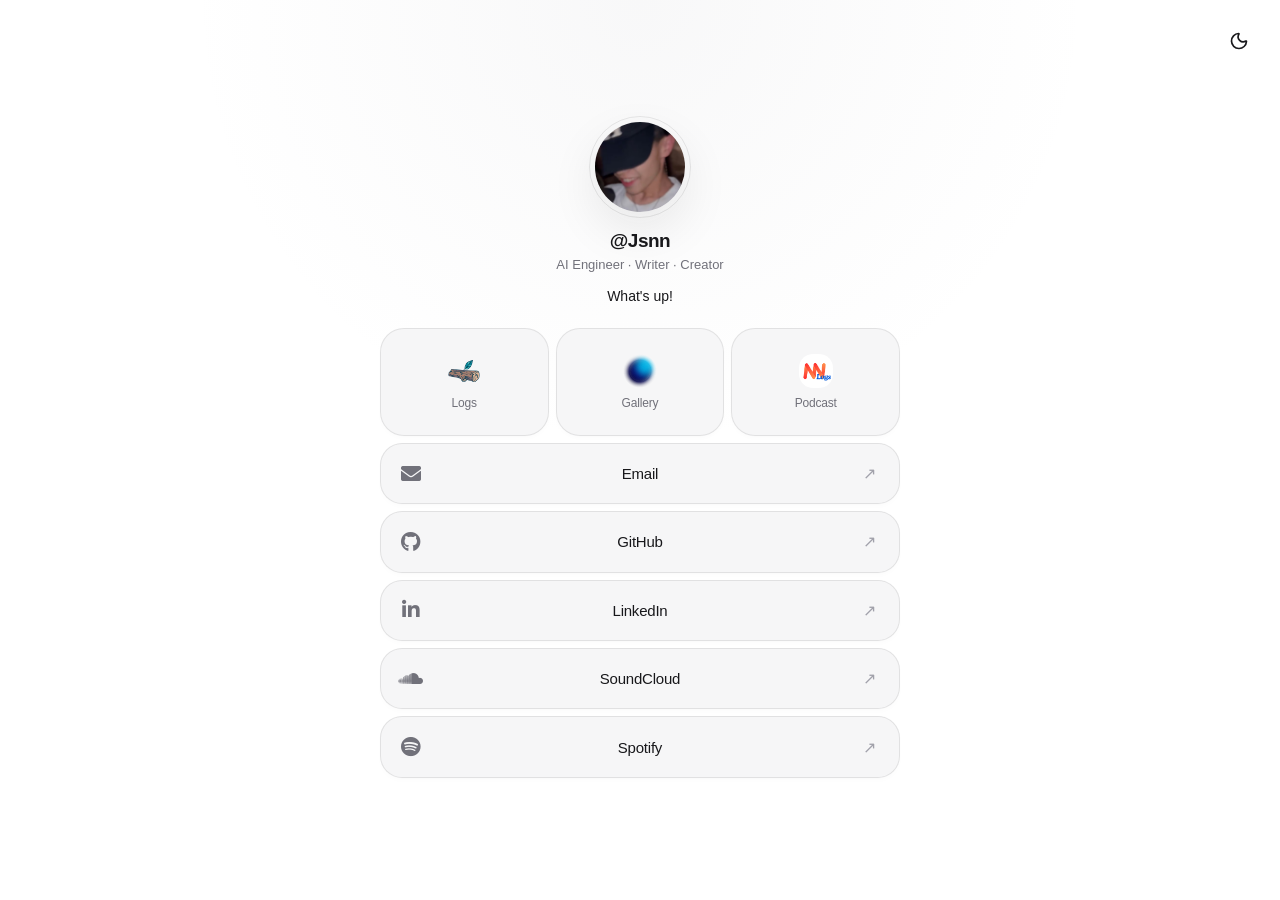
<file: index.html>
<!doctype html>
<html lang="zh-Hant">
  <head>
    <meta charset="UTF-8" />
    <meta name="viewport" content="width=device-width, initial-scale=1" />
    <meta name="theme-color" content="#ffffff" />
    <meta
      name="description"
      content="Jsnn — AI Engineer, writer, and creator. Find my writing, photography, music, and social links."
    />
    <meta name="keywords" content="Jason Lu, Jsnn, AI Engineer, blog, photography, podcast, music" />
    <meta name="author" content="Jason Lu" />

    <meta property="og:type" content="website" />
    <meta property="og:url" content="https://jsnnmsc.github.io/" />
    <meta property="og:title" content="Jsnn — Links &amp; Projects" />
    <meta property="og:description" content="AI Engineer, writer, and creator. Come see what I'm making." />
    <meta property="og:image" content="https://jsnnmsc.github.io/og.png" />
    <meta property="og:image:width" content="1200" />
    <meta property="og:image:height" content="630" />
    <meta name="twitter:card" content="summary_large_image" />
    <meta name="twitter:title" content="Jsnn — Links &amp; Projects" />
    <meta name="twitter:description" content="AI Engineer, writer, and creator. Come see what I'm making." />
    <meta name="twitter:image" content="https://jsnnmsc.github.io/og.png" />

    <title>Jsnn — Links &amp; Projects</title>
    <link rel="icon" href="Blog logo.png" type="image/png" />
    <link rel="stylesheet" href="https://use.fontawesome.com/releases/v5.8.1/css/all.css" />
    <link rel="stylesheet" href="style.css" />

    <script>
      (() => {
        const savedTheme = localStorage.getItem('theme');
        const prefersDark = window.matchMedia('(prefers-color-scheme: dark)').matches;
        if (savedTheme === 'dark' || (!savedTheme && prefersDark)) {
          document.documentElement.classList.add('dark');
        }
      })();
    </script>
  </head>

  <body>
    <a class="skip-link" href="#links">Skip to links</a>

    <button class="theme-toggle reveal" style="--delay: 40ms" type="button" aria-label="Switch to dark mode" data-theme-toggle>
      <svg class="theme-icon theme-icon--moon" aria-hidden="true" viewBox="0 0 24 24" fill="none" stroke="currentColor" stroke-width="2" stroke-linecap="round" stroke-linejoin="round">
        <path d="M20.985 12.486a9 9 0 1 1-9.473-9.472c.405-.022.617.46.402.803a6 6 0 0 0 8.268 8.268c.344-.215.825-.004.803.401"></path>
      </svg>
      <svg class="theme-icon theme-icon--sun" aria-hidden="true" viewBox="0 0 24 24" fill="none" stroke="currentColor" stroke-width="2" stroke-linecap="round" stroke-linejoin="round">
        <circle cx="12" cy="12" r="4"></circle>
        <path d="M12 2v2"></path>
        <path d="M12 20v2"></path>
        <path d="m4.93 4.93 1.41 1.41"></path>
        <path d="m17.66 17.66 1.41 1.41"></path>
        <path d="M2 12h2"></path>
        <path d="M20 12h2"></path>
        <path d="m6.34 17.66-1.41 1.41"></path>
        <path d="m19.07 4.93-1.41 1.41"></path>
      </svg>
    </button>

    <main class="profile-page">
      <header class="profile-header">
        <div class="avatar reveal" style="--delay: 80ms">
          <img src="avatar.jpeg" alt="Jsnn" width="112" height="112" />
        </div>

        <h1 class="username reveal" style="--delay: 140ms">@Jsnn</h1>
        <p class="role reveal" style="--delay: 160ms">AI Engineer · Writer · Creator</p>
        <p class="greeting reveal" style="--delay: 180ms">What's up!</p>
      </header>

      <nav id="links" class="links" aria-label="Jsnn's links">
        <div class="link-tiles">
          <a class="link link--tile reveal" style="--delay: 220ms" href="https://www.jsnnlogs.com/" target="_blank" rel="noopener noreferrer" aria-label="Jsnn's Logs">
            <span class="link-icon" aria-hidden="true"><img src="Blog logo.png" alt="" /></span>
            <span class="link-label">Logs</span>
          </a>

          <a class="link link--tile reveal" style="--delay: 250ms" href="https://gallery.jsnnlogs.com" target="_blank" rel="noopener noreferrer" aria-label="Jsnn's Gallery">
            <span class="link-icon" aria-hidden="true"><img src="Gallery logo.svg" alt="" /></span>
            <span class="link-label">Gallery</span>
          </a>

          <a class="link link--tile reveal" style="--delay: 280ms" href="https://open.spotify.com/show/6PC6JOdq05NxBNIUJz0nBE?si=cbfd5ce1fefa4b1d" target="_blank" rel="noopener noreferrer" aria-label="Jsnn's Logs Podcast">
            <span class="link-icon" aria-hidden="true"><img class="link-icon__rounded" src="Podcast logo.png" alt="" /></span>
            <span class="link-label">Podcast</span>
          </a>
        </div>

        <a class="link reveal" style="--delay: 320ms" href="mailto:jsnnmsc0421@gmail.com">
          <span class="link-icon" aria-hidden="true"><i class="fas fa-envelope"></i></span>
          <span class="link-label">Email</span>
          <span class="link-arrow" aria-hidden="true">↗</span>
        </a>

        <a class="link reveal" style="--delay: 350ms" href="https://github.com/Jsnnmsc" target="_blank" rel="noopener noreferrer">
          <span class="link-icon" aria-hidden="true"><i class="fab fa-github"></i></span>
          <span class="link-label">GitHub</span>
          <span class="link-arrow" aria-hidden="true">↗</span>
        </a>

        <a class="link reveal" style="--delay: 380ms" href="https://www.linkedin.com/in/po-hsun-lu/" target="_blank" rel="noopener noreferrer">
          <span class="link-icon" aria-hidden="true"><i class="fab fa-linkedin-in"></i></span>
          <span class="link-label">LinkedIn</span>
          <span class="link-arrow" aria-hidden="true">↗</span>
        </a>

        <a class="link reveal" style="--delay: 410ms" href="https://on.soundcloud.com/S15JAb8P4PPSkVmFen" target="_blank" rel="noopener noreferrer">
          <span class="link-icon" aria-hidden="true"><i class="fab fa-soundcloud"></i></span>
          <span class="link-label">SoundCloud</span>
          <span class="link-arrow" aria-hidden="true">↗</span>
        </a>

        <a class="link reveal" style="--delay: 440ms" href="https://open.spotify.com/artist/3pf1uPqcPs9QVx8oL1crbI?si=jxy9AwVZTsOKog3gA6HJ9g" target="_blank" rel="noopener noreferrer">
          <span class="link-icon" aria-hidden="true"><i class="fab fa-spotify"></i></span>
          <span class="link-label">Spotify</span>
          <span class="link-arrow" aria-hidden="true">↗</span>
        </a>
      </nav>

    </main>

    <script src="script.js"></script>
  </body>
</html>
</file>
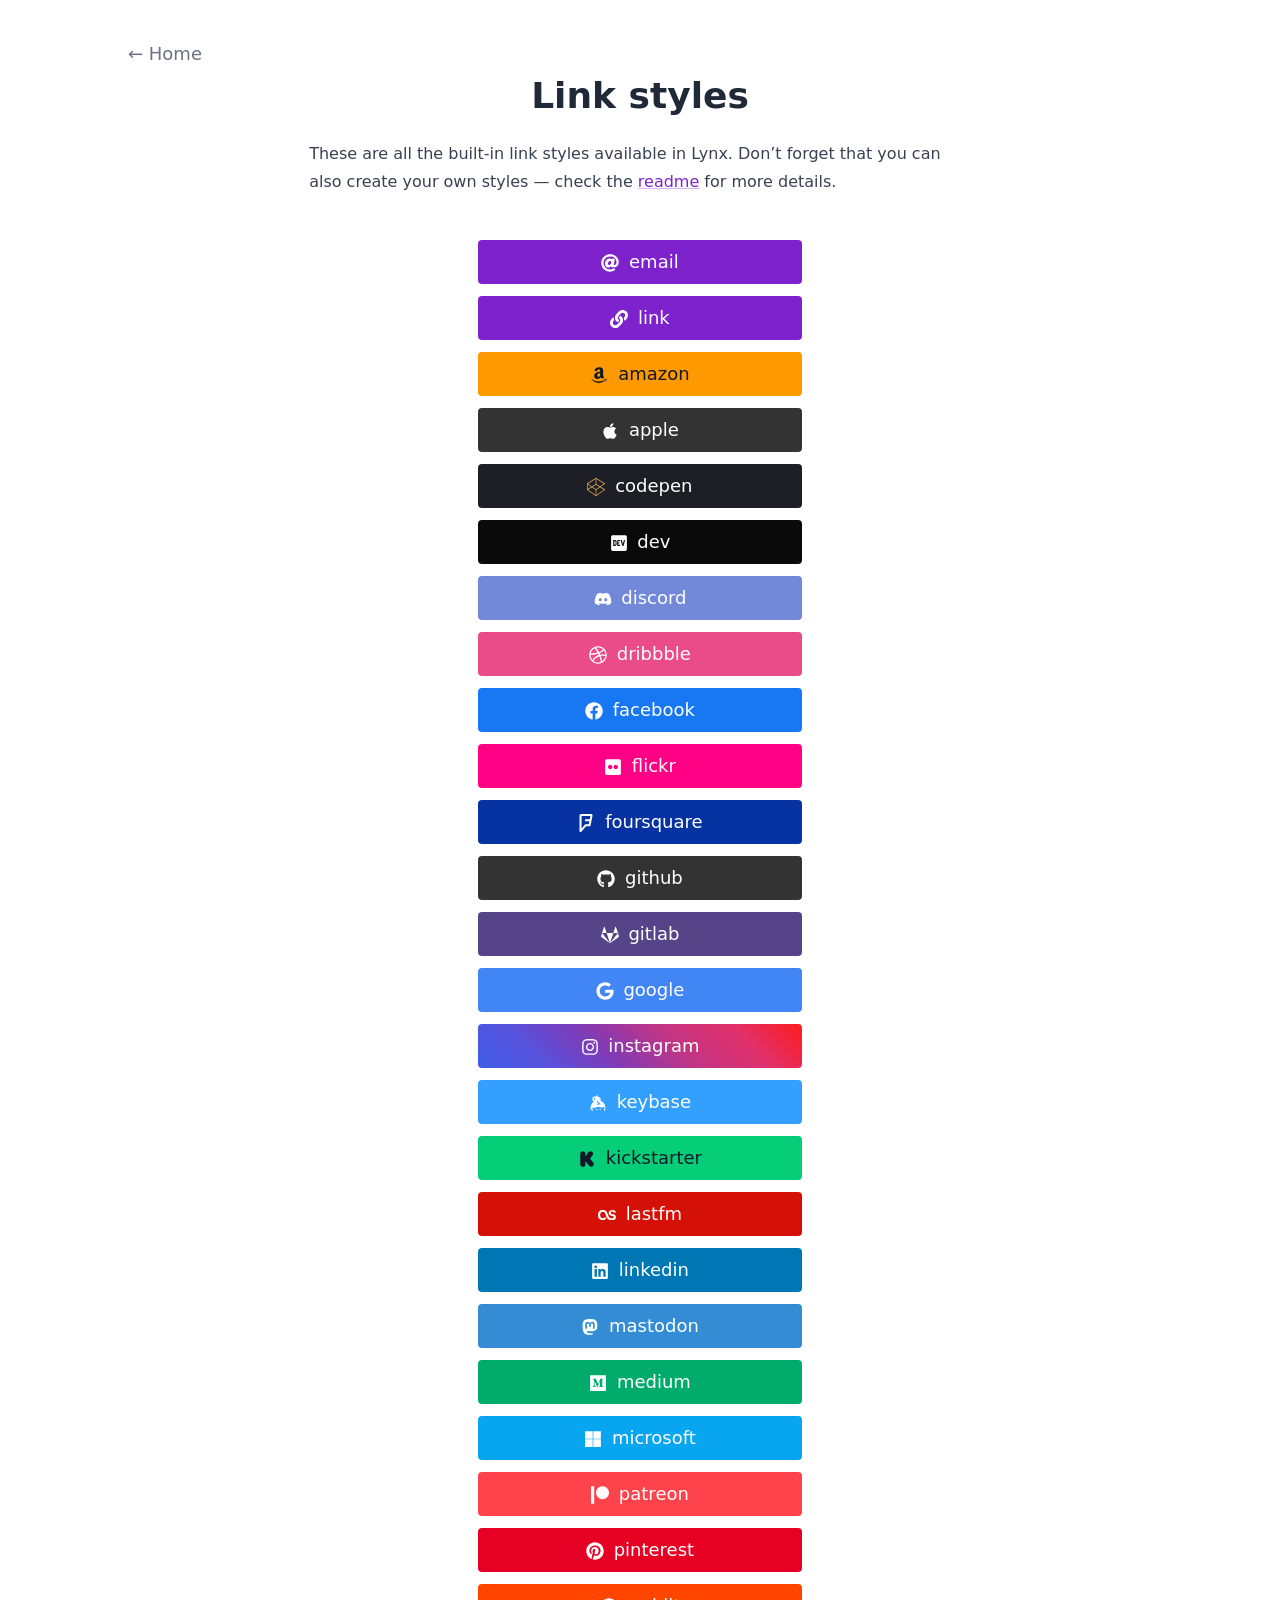
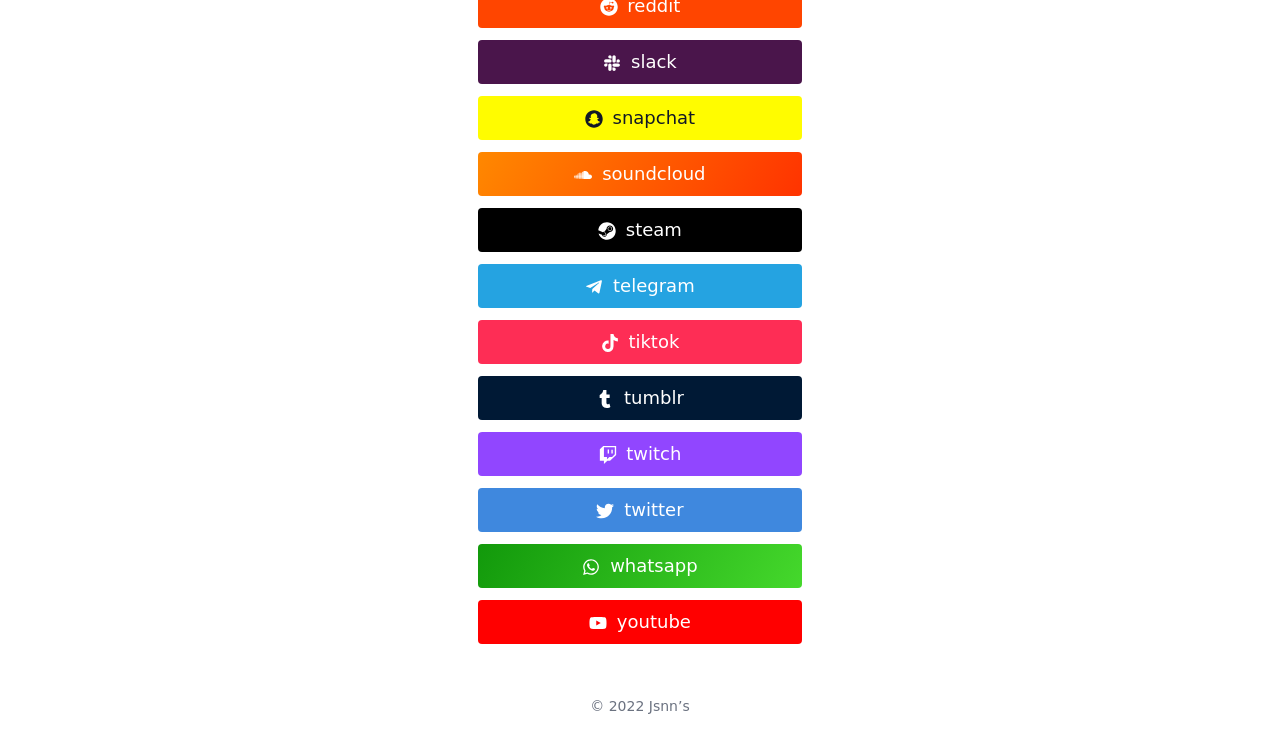
<file: styles/index.html>
<!DOCTYPE html>
<html lang="en"><head>
  <meta charset="utf-8" />
  
  <meta name="viewport" content="width=device-width, initial-scale=1.0" />
  <meta http-equiv="X-UA-Compatible" content="ie=edge" />
  
  <title>Link styles &middot; Jsnn&#39;s links</title>
    <meta name="title" content="Link styles &middot; Jsnn&#39;s links" />
  
  <meta name="description" content="" />
  
  
  
  <link rel="canonical" href="/styles/" />
  
  
  
  
  
  
    
  
  
  <link
    type="text/css"
    rel="stylesheet"
    href="/css/main.bundle.min.eeb77531419e34d17a179194a063a251736d21f72d7293074d37e03ac8dd0be0507a5af5a1852d9d059805600fa8912e63b6e78a5605f7c4182665c09af833ea.css"
    integrity="sha512-7rd1MUGeNNF6F5GUoGOiUXNtIfctcpMHTTfgOsjdC&#43;BQelr1oYUtnQWYBWAPqJEuY7bnilYF98QYJmXAmvgz6g=="
  />
  
  
    <link rel="apple-touch-icon" sizes="180x180" href="/apple-touch-icon.png" />
    <link rel="icon" type="image/png" sizes="32x32" href="/favicon-32x32.png" />
    <link rel="icon" type="image/png" sizes="16x16" href="/favicon-16x16.png" />
    <link rel="manifest" href="/site.webmanifest" />
  
  
  
  
  
  
  
  <meta property="og:title" content="Link styles" />
<meta property="og:description" content="These are all the built-in link styles available in Lynx. Don&rsquo;t forget that you can also create your own styles &mdash; check the readme for more details. email link amazon apple codepen dev discord dribbble facebook flickr foursquare github gitlab google instagram keybase kickstarter lastfm linkedin mastodon medium microsoft patreon pinterest reddit slack snapchat soundcloud steam telegram tiktok tumblr twitch twitter whatsapp youtube " />
<meta property="og:type" content="article" />
<meta property="og:url" content="/styles/" /><meta property="article:section" content="" />




  <meta name="twitter:card" content="summary"/>
<meta name="twitter:title" content="Link styles"/>
<meta name="twitter:description" content="These are all the built-in link styles available in Lynx. Don&rsquo;t forget that you can also create your own styles &mdash; check the readme for more details. email link amazon apple codepen dev discord dribbble facebook flickr foursquare github gitlab google instagram keybase kickstarter lastfm linkedin mastodon medium microsoft patreon pinterest reddit slack snapchat soundcloud steam telegram tiktok tumblr twitch twitter whatsapp youtube "/>

  
  
    <meta name="generator" content="Hugo 0.101.0" />
  
  
  <meta name="author" content="Jsnn&#39;s" />
  
    
      <link href="https://github.com/Jsnnmsc" rel="me" />
    
      <link href="https://twitter.com/jsu1n" rel="me" />
    
      <link href="https://www.instagram.com/jsu1n_" rel="me" />
    
      <link href="https://steamcommunity.com/id/jsnnmsccccc/" rel="me" />
    
  
  
  
  
  


  
  
</head>
<body
    class="flex flex-col h-screen px-6 m-auto text-lg leading-7 bg-neutral text-neutral-900 sm:px-14 md:px-24 lg:px-32 dark:bg-neutral-800 dark:text-white max-w-7xl"
  >
    <main class="flex-grow">
  <article class="flex flex-col items-center justify-center mt-10">
    <nav class="place-self-start">
      <a href="/" class="text-neutral-500">&larr; Home</a>
    </nav>
    <header>
      <h1 class="mt-2 mb-6 text-4xl font-extrabold text-center text-neutral-800 dark:text-white">
        Link styles
      </h1>
    </header>
    <section class="prose dark:prose-invert">
      <p>These are all the built-in link styles available in Lynx. Don&rsquo;t forget that you can also create your own styles &mdash; check the <a href="https://github.com/jpanther/lynx/blob/stable/README.md">readme</a> for more details.
<br><br></p>
</section>
<section class="flex flex-col flex-wrap min-w-full mt-4 sm:min-w-0">
<a
  class="link link-email sm:px-24 min-w-full py-2 mb-3 text-lg rounded text-center"
  href="#"
  onclick="navigator.clipboard.writeText(&#34;email&#34;)"
>
  <span class="mr-1">

  <span class="relative inline-block align-text-bottom icon">
    <svg aria-hidden="true" focusable="false" data-prefix="fas" data-icon="at" class="svg-inline--fa fa-at fa-w-16" role="img" xmlns="http://www.w3.org/2000/svg" viewBox="0 0 512 512"><path fill="currentColor" d="M256 8C118.941 8 8 118.919 8 256c0 137.059 110.919 248 248 248 48.154 0 95.342-14.14 135.408-40.223 12.005-7.815 14.625-24.288 5.552-35.372l-10.177-12.433c-7.671-9.371-21.179-11.667-31.373-5.129C325.92 429.757 291.314 440 256 440c-101.458 0-184-82.542-184-184S154.542 72 256 72c100.139 0 184 57.619 184 160 0 38.786-21.093 79.742-58.17 83.693-17.349-.454-16.91-12.857-13.476-30.024l23.433-121.11C394.653 149.75 383.308 136 368.225 136h-44.981a13.518 13.518 0 0 0-13.432 11.993l-.01.092c-14.697-17.901-40.448-21.775-59.971-21.775-74.58 0-137.831 62.234-137.831 151.46 0 65.303 36.785 105.87 96 105.87 26.984 0 57.369-15.637 74.991-38.333 9.522 34.104 40.613 34.103 70.71 34.103C462.609 379.41 504 307.798 504 232 504 95.653 394.023 8 256 8zm-21.68 304.43c-22.249 0-36.07-15.623-36.07-40.771 0-44.993 30.779-72.729 58.63-72.729 22.292 0 35.601 15.241 35.601 40.77 0 45.061-33.875 72.73-58.161 72.73z"></path></svg>
  </span>

</span>
  email
</a>

<a
  class="link link-link sm:px-24 min-w-full py-2 mb-3 text-lg rounded text-center"
  href="#"
  onclick="navigator.clipboard.writeText(&#34;link&#34;)"
>
  <span class="mr-1">

  <span class="relative inline-block align-text-bottom icon">
    <svg aria-hidden="true" focusable="false" data-prefix="fas" data-icon="link" class="svg-inline--fa fa-link fa-w-16" role="img" xmlns="http://www.w3.org/2000/svg" viewBox="0 0 512 512"><path fill="currentColor" d="M326.612 185.391c59.747 59.809 58.927 155.698.36 214.59-.11.12-.24.25-.36.37l-67.2 67.2c-59.27 59.27-155.699 59.262-214.96 0-59.27-59.26-59.27-155.7 0-214.96l37.106-37.106c9.84-9.84 26.786-3.3 27.294 10.606.648 17.722 3.826 35.527 9.69 52.721 1.986 5.822.567 12.262-3.783 16.612l-13.087 13.087c-28.026 28.026-28.905 73.66-1.155 101.96 28.024 28.579 74.086 28.749 102.325.51l67.2-67.19c28.191-28.191 28.073-73.757 0-101.83-3.701-3.694-7.429-6.564-10.341-8.569a16.037 16.037 0 0 1-6.947-12.606c-.396-10.567 3.348-21.456 11.698-29.806l21.054-21.055c5.521-5.521 14.182-6.199 20.584-1.731a152.482 152.482 0 0 1 20.522 17.197zM467.547 44.449c-59.261-59.262-155.69-59.27-214.96 0l-67.2 67.2c-.12.12-.25.25-.36.37-58.566 58.892-59.387 154.781.36 214.59a152.454 152.454 0 0 0 20.521 17.196c6.402 4.468 15.064 3.789 20.584-1.731l21.054-21.055c8.35-8.35 12.094-19.239 11.698-29.806a16.037 16.037 0 0 0-6.947-12.606c-2.912-2.005-6.64-4.875-10.341-8.569-28.073-28.073-28.191-73.639 0-101.83l67.2-67.19c28.239-28.239 74.3-28.069 102.325.51 27.75 28.3 26.872 73.934-1.155 101.96l-13.087 13.087c-4.35 4.35-5.769 10.79-3.783 16.612 5.864 17.194 9.042 34.999 9.69 52.721.509 13.906 17.454 20.446 27.294 10.606l37.106-37.106c59.271-59.259 59.271-155.699.001-214.959z"></path></svg>
  </span>

</span>
  link
</a>

<a
  class="link link-amazon sm:px-24 min-w-full py-2 mb-3 text-lg rounded text-center"
  href="#"
  onclick="navigator.clipboard.writeText(&#34;amazon&#34;)"
>
  <span class="mr-1">

  <span class="relative inline-block align-text-bottom icon">
    <svg aria-hidden="true" focusable="false" data-prefix="fab" data-icon="amazon" class="svg-inline--fa fa-amazon fa-w-14" role="img" xmlns="http://www.w3.org/2000/svg" viewBox="0 0 448 512"><path fill="currentColor" d="M257.2 162.7c-48.7 1.8-169.5 15.5-169.5 117.5 0 109.5 138.3 114 183.5 43.2 6.5 10.2 35.4 37.5 45.3 46.8l56.8-56S341 288.9 341 261.4V114.3C341 89 316.5 32 228.7 32 140.7 32 94 87 94 136.3l73.5 6.8c16.3-49.5 54.2-49.5 54.2-49.5 40.7-.1 35.5 29.8 35.5 69.1zm0 86.8c0 80-84.2 68-84.2 17.2 0-47.2 50.5-56.7 84.2-57.8v40.6zm136 163.5c-7.7 10-70 67-174.5 67S34.2 408.5 9.7 379c-6.8-7.7 1-11.3 5.5-8.3C88.5 415.2 203 488.5 387.7 401c7.5-3.7 13.3 2 5.5 12zm39.8 2.2c-6.5 15.8-16 26.8-21.2 31-5.5 4.5-9.5 2.7-6.5-3.8s19.3-46.5 12.7-55c-6.5-8.3-37-4.3-48-3.2-10.8 1-13 2-14-.3-2.3-5.7 21.7-15.5 37.5-17.5 15.7-1.8 41-.8 46 5.7 3.7 5.1 0 27.1-6.5 43.1z"></path></svg>
  </span>

</span>
  amazon
</a>

<a
  class="link link-apple sm:px-24 min-w-full py-2 mb-3 text-lg rounded text-center"
  href="#"
  onclick="navigator.clipboard.writeText(&#34;apple&#34;)"
>
  <span class="mr-1">

  <span class="relative inline-block align-text-bottom icon">
    <svg aria-hidden="true" focusable="false" data-prefix="fab" data-icon="apple" class="svg-inline--fa fa-apple fa-w-12" role="img" xmlns="http://www.w3.org/2000/svg" viewBox="0 0 384 512"><path fill="currentColor" d="M318.7 268.7c-.2-36.7 16.4-64.4 50-84.8-18.8-26.9-47.2-41.7-84.7-44.6-35.5-2.8-74.3 20.7-88.5 20.7-15 0-49.4-19.7-76.4-19.7C63.3 141.2 4 184.8 4 273.5q0 39.3 14.4 81.2c12.8 36.7 59 126.7 107.2 125.2 25.2-.6 43-17.9 75.8-17.9 31.8 0 48.3 17.9 76.4 17.9 48.6-.7 90.4-82.5 102.6-119.3-65.2-30.7-61.7-90-61.7-91.9zm-56.6-164.2c27.3-32.4 24.8-61.9 24-72.5-24.1 1.4-52 16.4-67.9 34.9-17.5 19.8-27.8 44.3-25.6 71.9 26.1 2 49.9-11.4 69.5-34.3z"></path></svg>
  </span>

</span>
  apple
</a>

<a
  class="link link-codepen sm:px-24 min-w-full py-2 mb-3 text-lg rounded text-center"
  href="#"
  onclick="navigator.clipboard.writeText(&#34;codepen&#34;)"
>
  <span class="mr-1">

  <span class="relative inline-block align-text-bottom icon">
    <svg xmlns="http://www.w3.org/2000/svg" enable-background="new 0 0 24 24" viewBox="0 0 24 24"><path fill="#d8a353" d="m12 24c-.1 0-.2-.03-.286-.089l-11.5-8c-.138-.097-.219-.257-.214-.426s.096-.324.24-.412l11.5-7c.159-.097.36-.097.52 0l11.5 7c.145.088.235.243.24.412s-.076.329-.214.426l-11.5 8c-.086.059-.186.089-.286.089zm-10.584-8.472 10.584 7.363 10.584-7.363-10.584-6.443z" class="color000000 svgShape"/><path fill="#d8a353" d="m12 16c-.1 0-.2-.03-.286-.089l-11.5-8c-.138-.097-.219-.257-.214-.426s.096-.324.24-.412l11.5-7c.159-.097.36-.097.52 0l11.5 7c.145.088.235.243.24.412s-.076.329-.214.426l-11.5 8c-.086.059-.186.089-.286.089zm-10.584-8.472 10.584 7.363 10.584-7.363-10.584-6.443z" class="color000000 svgShape"/><path fill="#d8a353" d="M.5 16c-.276 0-.5-.224-.5-.5v-8c0-.276.224-.5.5-.5s.5.224.5.5v8c0 .276-.224.5-.5.5zM12 24c-.276 0-.5-.224-.5-.5v-8c0-.276.224-.5.5-.5s.5.224.5.5v8c0 .276-.224.5-.5.5zM12 9c-.276 0-.5-.224-.5-.5v-8c0-.276.224-.5.5-.5s.5.224.5.5v8c0 .276-.224.5-.5.5z" class="color000000 svgShape"/></svg>
  </span>

</span>
  codepen
</a>

<a
  class="link link-dev sm:px-24 min-w-full py-2 mb-3 text-lg rounded text-center"
  href="#"
  onclick="navigator.clipboard.writeText(&#34;dev&#34;)"
>
  <span class="mr-1">

  <span class="relative inline-block align-text-bottom icon">
    <svg aria-hidden="true" focusable="false" data-prefix="fab" data-icon="dev" class="svg-inline--fa fa-dev fa-w-14" role="img" xmlns="http://www.w3.org/2000/svg" viewBox="0 0 448 512"><path fill="currentColor" d="M120.12 208.29c-3.88-2.9-7.77-4.35-11.65-4.35H91.03v104.47h17.45c3.88 0 7.77-1.45 11.65-4.35 3.88-2.9 5.82-7.25 5.82-13.06v-69.65c-.01-5.8-1.96-10.16-5.83-13.06zM404.1 32H43.9C19.7 32 .06 51.59 0 75.8v360.4C.06 460.41 19.7 480 43.9 480h360.2c24.21 0 43.84-19.59 43.9-43.8V75.8c-.06-24.21-19.7-43.8-43.9-43.8zM154.2 291.19c0 18.81-11.61 47.31-48.36 47.25h-46.4V172.98h47.38c35.44 0 47.36 28.46 47.37 47.28l.01 70.93zm100.68-88.66H201.6v38.42h32.57v29.57H201.6v38.41h53.29v29.57h-62.18c-11.16.29-20.44-8.53-20.72-19.69V193.7c-.27-11.15 8.56-20.41 19.71-20.69h63.19l-.01 29.52zm103.64 115.29c-13.2 30.75-36.85 24.63-47.44 0l-38.53-144.8h32.57l29.71 113.72 29.57-113.72h32.58l-38.46 144.8z"></path></svg>
  </span>

</span>
  dev
</a>

<a
  class="link link-discord sm:px-24 min-w-full py-2 mb-3 text-lg rounded text-center"
  href="#"
  onclick="navigator.clipboard.writeText(&#34;discord&#34;)"
>
  <span class="mr-1">

  <span class="relative inline-block align-text-bottom icon">
    <svg aria-hidden="true" focusable="false" data-prefix="fab" data-icon="discord" class="svg-inline--fa fa-discord fa-w-20" role="img" xmlns="http://www.w3.org/2000/svg" viewBox="0 0 640 512"><path fill="currentColor" d="M524.531,69.836a1.5,1.5,0,0,0-.764-.7A485.065,485.065,0,0,0,404.081,32.03a1.816,1.816,0,0,0-1.923.91,337.461,337.461,0,0,0-14.9,30.6,447.848,447.848,0,0,0-134.426,0,309.541,309.541,0,0,0-15.135-30.6,1.89,1.89,0,0,0-1.924-.91A483.689,483.689,0,0,0,116.085,69.137a1.712,1.712,0,0,0-.788.676C39.068,183.651,18.186,294.69,28.43,404.354a2.016,2.016,0,0,0,.765,1.375A487.666,487.666,0,0,0,176.02,479.918a1.9,1.9,0,0,0,2.063-.676A348.2,348.2,0,0,0,208.12,430.4a1.86,1.86,0,0,0-1.019-2.588,321.173,321.173,0,0,1-45.868-21.853,1.885,1.885,0,0,1-.185-3.126c3.082-2.309,6.166-4.711,9.109-7.137a1.819,1.819,0,0,1,1.9-.256c96.229,43.917,200.41,43.917,295.5,0a1.812,1.812,0,0,1,1.924.233c2.944,2.426,6.027,4.851,9.132,7.16a1.884,1.884,0,0,1-.162,3.126,301.407,301.407,0,0,1-45.89,21.83,1.875,1.875,0,0,0-1,2.611,391.055,391.055,0,0,0,30.014,48.815,1.864,1.864,0,0,0,2.063.7A486.048,486.048,0,0,0,610.7,405.729a1.882,1.882,0,0,0,.765-1.352C623.729,277.594,590.933,167.465,524.531,69.836ZM222.491,337.58c-28.972,0-52.844-26.587-52.844-59.239S193.056,219.1,222.491,219.1c29.665,0,53.306,26.82,52.843,59.239C275.334,310.993,251.924,337.58,222.491,337.58Zm195.38,0c-28.971,0-52.843-26.587-52.843-59.239S388.437,219.1,417.871,219.1c29.667,0,53.307,26.82,52.844,59.239C470.715,310.993,447.538,337.58,417.871,337.58Z"></path></svg>
  </span>

</span>
  discord
</a>

<a
  class="link link-dribbble sm:px-24 min-w-full py-2 mb-3 text-lg rounded text-center"
  href="#"
  onclick="navigator.clipboard.writeText(&#34;dribbble&#34;)"
>
  <span class="mr-1">

  <span class="relative inline-block align-text-bottom icon">
    <svg aria-hidden="true" focusable="false" data-prefix="fab" data-icon="dribbble" class="svg-inline--fa fa-dribbble fa-w-16" role="img" xmlns="http://www.w3.org/2000/svg" viewBox="0 0 512 512"><path fill="currentColor" d="M256 8C119.252 8 8 119.252 8 256s111.252 248 248 248 248-111.252 248-248S392.748 8 256 8zm163.97 114.366c29.503 36.046 47.369 81.957 47.835 131.955-6.984-1.477-77.018-15.682-147.502-6.818-5.752-14.041-11.181-26.393-18.617-41.614 78.321-31.977 113.818-77.482 118.284-83.523zM396.421 97.87c-3.81 5.427-35.697 48.286-111.021 76.519-34.712-63.776-73.185-116.168-79.04-124.008 67.176-16.193 137.966 1.27 190.061 47.489zm-230.48-33.25c5.585 7.659 43.438 60.116 78.537 122.509-99.087 26.313-186.36 25.934-195.834 25.809C62.38 147.205 106.678 92.573 165.941 64.62zM44.17 256.323c0-2.166.043-4.322.108-6.473 9.268.19 111.92 1.513 217.706-30.146 6.064 11.868 11.857 23.915 17.174 35.949-76.599 21.575-146.194 83.527-180.531 142.306C64.794 360.405 44.17 310.73 44.17 256.323zm81.807 167.113c22.127-45.233 82.178-103.622 167.579-132.756 29.74 77.283 42.039 142.053 45.189 160.638-68.112 29.013-150.015 21.053-212.768-27.882zm248.38 8.489c-2.171-12.886-13.446-74.897-41.152-151.033 66.38-10.626 124.7 6.768 131.947 9.055-9.442 58.941-43.273 109.844-90.795 141.978z"></path></svg>
  </span>

</span>
  dribbble
</a>

<a
  class="link link-facebook sm:px-24 min-w-full py-2 mb-3 text-lg rounded text-center"
  href="#"
  onclick="navigator.clipboard.writeText(&#34;facebook&#34;)"
>
  <span class="mr-1">

  <span class="relative inline-block align-text-bottom icon">
    <svg aria-hidden="true" focusable="false" data-prefix="fab" data-icon="facebook" class="svg-inline--fa fa-facebook fa-w-16" role="img" xmlns="http://www.w3.org/2000/svg" viewBox="0 0 512 512"><path fill="currentColor" d="M504 256C504 119 393 8 256 8S8 119 8 256c0 123.78 90.69 226.38 209.25 245V327.69h-63V256h63v-54.64c0-62.15 37-96.48 93.67-96.48 27.14 0 55.52 4.84 55.52 4.84v61h-31.28c-30.8 0-40.41 19.12-40.41 38.73V256h68.78l-11 71.69h-57.78V501C413.31 482.38 504 379.78 504 256z"></path></svg>
  </span>

</span>
  facebook
</a>

<a
  class="link link-flickr sm:px-24 min-w-full py-2 mb-3 text-lg rounded text-center"
  href="#"
  onclick="navigator.clipboard.writeText(&#34;flickr&#34;)"
>
  <span class="mr-1">

  <span class="relative inline-block align-text-bottom icon">
    <svg aria-hidden="true" focusable="false" data-prefix="fab" data-icon="flickr" class="svg-inline--fa fa-flickr fa-w-14" role="img" xmlns="http://www.w3.org/2000/svg" viewBox="0 0 448 512"><path fill="currentColor" d="M400 32H48C21.5 32 0 53.5 0 80v352c0 26.5 21.5 48 48 48h352c26.5 0 48-21.5 48-48V80c0-26.5-21.5-48-48-48zM144.5 319c-35.1 0-63.5-28.4-63.5-63.5s28.4-63.5 63.5-63.5 63.5 28.4 63.5 63.5-28.4 63.5-63.5 63.5zm159 0c-35.1 0-63.5-28.4-63.5-63.5s28.4-63.5 63.5-63.5 63.5 28.4 63.5 63.5-28.4 63.5-63.5 63.5z"></path></svg>
  </span>

</span>
  flickr
</a>

<a
  class="link link-foursquare sm:px-24 min-w-full py-2 mb-3 text-lg rounded text-center"
  href="#"
  onclick="navigator.clipboard.writeText(&#34;foursquare&#34;)"
>
  <span class="mr-1">

  <span class="relative inline-block align-text-bottom icon">
    <svg aria-hidden="true" focusable="false" data-prefix="fab" data-icon="foursquare" class="svg-inline--fa fa-foursquare fa-w-12" role="img" xmlns="http://www.w3.org/2000/svg" viewBox="0 0 368 512"><path fill="currentColor" d="M323.1 3H49.9C12.4 3 0 31.3 0 49.1v433.8c0 20.3 12.1 27.7 18.2 30.1 6.2 2.5 22.8 4.6 32.9-7.1C180 356.5 182.2 354 182.2 354c3.1-3.4 3.4-3.1 6.8-3.1h83.4c35.1 0 40.6-25.2 44.3-39.7l48.6-243C373.8 25.8 363.1 3 323.1 3zm-16.3 73.8l-11.4 59.7c-1.2 6.5-9.5 13.2-16.9 13.2H172.1c-12 0-20.6 8.3-20.6 20.3v13c0 12 8.6 20.6 20.6 20.6h90.4c8.3 0 16.6 9.2 14.8 18.2-1.8 8.9-10.5 53.8-11.4 58.8-.9 4.9-6.8 13.5-16.9 13.5h-73.5c-13.5 0-17.2 1.8-26.5 12.6 0 0-8.9 11.4-89.5 108.3-.9.9-1.8.6-1.8-.3V75.9c0-7.7 6.8-16.6 16.6-16.6h219c8.2 0 15.6 7.7 13.5 17.5z"></path></svg>
  </span>

</span>
  foursquare
</a>

<a
  class="link link-github sm:px-24 min-w-full py-2 mb-3 text-lg rounded text-center"
  href="#"
  onclick="navigator.clipboard.writeText(&#34;github&#34;)"
>
  <span class="mr-1">

  <span class="relative inline-block align-text-bottom icon">
    <svg aria-hidden="true" focusable="false" data-prefix="fab" data-icon="github" class="svg-inline--fa fa-github fa-w-16" role="img" xmlns="http://www.w3.org/2000/svg" viewBox="0 0 496 512"><path fill="currentColor" d="M165.9 397.4c0 2-2.3 3.6-5.2 3.6-3.3.3-5.6-1.3-5.6-3.6 0-2 2.3-3.6 5.2-3.6 3-.3 5.6 1.3 5.6 3.6zm-31.1-4.5c-.7 2 1.3 4.3 4.3 4.9 2.6 1 5.6 0 6.2-2s-1.3-4.3-4.3-5.2c-2.6-.7-5.5.3-6.2 2.3zm44.2-1.7c-2.9.7-4.9 2.6-4.6 4.9.3 2 2.9 3.3 5.9 2.6 2.9-.7 4.9-2.6 4.6-4.6-.3-1.9-3-3.2-5.9-2.9zM244.8 8C106.1 8 0 113.3 0 252c0 110.9 69.8 205.8 169.5 239.2 12.8 2.3 17.3-5.6 17.3-12.1 0-6.2-.3-40.4-.3-61.4 0 0-70 15-84.7-29.8 0 0-11.4-29.1-27.8-36.6 0 0-22.9-15.7 1.6-15.4 0 0 24.9 2 38.6 25.8 21.9 38.6 58.6 27.5 72.9 20.9 2.3-16 8.8-27.1 16-33.7-55.9-6.2-112.3-14.3-112.3-110.5 0-27.5 7.6-41.3 23.6-58.9-2.6-6.5-11.1-33.3 2.6-67.9 20.9-6.5 69 27 69 27 20-5.6 41.5-8.5 62.8-8.5s42.8 2.9 62.8 8.5c0 0 48.1-33.6 69-27 13.7 34.7 5.2 61.4 2.6 67.9 16 17.7 25.8 31.5 25.8 58.9 0 96.5-58.9 104.2-114.8 110.5 9.2 7.9 17 22.9 17 46.4 0 33.7-.3 75.4-.3 83.6 0 6.5 4.6 14.4 17.3 12.1C428.2 457.8 496 362.9 496 252 496 113.3 383.5 8 244.8 8zM97.2 352.9c-1.3 1-1 3.3.7 5.2 1.6 1.6 3.9 2.3 5.2 1 1.3-1 1-3.3-.7-5.2-1.6-1.6-3.9-2.3-5.2-1zm-10.8-8.1c-.7 1.3.3 2.9 2.3 3.9 1.6 1 3.6.7 4.3-.7.7-1.3-.3-2.9-2.3-3.9-2-.6-3.6-.3-4.3.7zm32.4 35.6c-1.6 1.3-1 4.3 1.3 6.2 2.3 2.3 5.2 2.6 6.5 1 1.3-1.3.7-4.3-1.3-6.2-2.2-2.3-5.2-2.6-6.5-1zm-11.4-14.7c-1.6 1-1.6 3.6 0 5.9 1.6 2.3 4.3 3.3 5.6 2.3 1.6-1.3 1.6-3.9 0-6.2-1.4-2.3-4-3.3-5.6-2z"></path></svg>
  </span>

</span>
  github
</a>

<a
  class="link link-gitlab sm:px-24 min-w-full py-2 mb-3 text-lg rounded text-center"
  href="#"
  onclick="navigator.clipboard.writeText(&#34;gitlab&#34;)"
>
  <span class="mr-1">

  <span class="relative inline-block align-text-bottom icon">
    <svg aria-hidden="true" focusable="false" data-prefix="fab" data-icon="gitlab" class="svg-inline--fa fa-gitlab fa-w-16" role="img" xmlns="http://www.w3.org/2000/svg" viewBox="0 0 512 512"><path fill="currentColor" d="M105.2 24.9c-3.1-8.9-15.7-8.9-18.9 0L29.8 199.7h132c-.1 0-56.6-174.8-56.6-174.8zM.9 287.7c-2.6 8 .3 16.9 7.1 22l247.9 184-226.2-294zm160.8-88l94.3 294 94.3-294zm349.4 88l-28.8-88-226.3 294 247.9-184c6.9-5.1 9.7-14 7.2-22zM425.7 24.9c-3.1-8.9-15.7-8.9-18.9 0l-56.6 174.8h132z"></path></svg>
  </span>

</span>
  gitlab
</a>

<a
  class="link link-google sm:px-24 min-w-full py-2 mb-3 text-lg rounded text-center"
  href="#"
  onclick="navigator.clipboard.writeText(&#34;google&#34;)"
>
  <span class="mr-1">

  <span class="relative inline-block align-text-bottom icon">
    <svg aria-hidden="true" focusable="false" data-prefix="fab" data-icon="google" class="svg-inline--fa fa-google fa-w-16" role="img" xmlns="http://www.w3.org/2000/svg" viewBox="0 0 488 512"><path fill="currentColor" d="M488 261.8C488 403.3 391.1 504 248 504 110.8 504 0 393.2 0 256S110.8 8 248 8c66.8 0 123 24.5 166.3 64.9l-67.5 64.9C258.5 52.6 94.3 116.6 94.3 256c0 86.5 69.1 156.6 153.7 156.6 98.2 0 135-70.4 140.8-106.9H248v-85.3h236.1c2.3 12.7 3.9 24.9 3.9 41.4z"></path></svg>
  </span>

</span>
  google
</a>

<a
  class="link link-instagram sm:px-24 min-w-full py-2 mb-3 text-lg rounded text-center"
  href="#"
  onclick="navigator.clipboard.writeText(&#34;instagram&#34;)"
>
  <span class="mr-1">

  <span class="relative inline-block align-text-bottom icon">
    <svg aria-hidden="true" focusable="false" data-prefix="fab" data-icon="instagram" class="svg-inline--fa fa-instagram fa-w-14" role="img" xmlns="http://www.w3.org/2000/svg" viewBox="0 0 448 512"><path fill="currentColor" d="M224.1 141c-63.6 0-114.9 51.3-114.9 114.9s51.3 114.9 114.9 114.9S339 319.5 339 255.9 287.7 141 224.1 141zm0 189.6c-41.1 0-74.7-33.5-74.7-74.7s33.5-74.7 74.7-74.7 74.7 33.5 74.7 74.7-33.6 74.7-74.7 74.7zm146.4-194.3c0 14.9-12 26.8-26.8 26.8-14.9 0-26.8-12-26.8-26.8s12-26.8 26.8-26.8 26.8 12 26.8 26.8zm76.1 27.2c-1.7-35.9-9.9-67.7-36.2-93.9-26.2-26.2-58-34.4-93.9-36.2-37-2.1-147.9-2.1-184.9 0-35.8 1.7-67.6 9.9-93.9 36.1s-34.4 58-36.2 93.9c-2.1 37-2.1 147.9 0 184.9 1.7 35.9 9.9 67.7 36.2 93.9s58 34.4 93.9 36.2c37 2.1 147.9 2.1 184.9 0 35.9-1.7 67.7-9.9 93.9-36.2 26.2-26.2 34.4-58 36.2-93.9 2.1-37 2.1-147.8 0-184.8zM398.8 388c-7.8 19.6-22.9 34.7-42.6 42.6-29.5 11.7-99.5 9-132.1 9s-102.7 2.6-132.1-9c-19.6-7.8-34.7-22.9-42.6-42.6-11.7-29.5-9-99.5-9-132.1s-2.6-102.7 9-132.1c7.8-19.6 22.9-34.7 42.6-42.6 29.5-11.7 99.5-9 132.1-9s102.7-2.6 132.1 9c19.6 7.8 34.7 22.9 42.6 42.6 11.7 29.5 9 99.5 9 132.1s2.7 102.7-9 132.1z"></path></svg>
  </span>

</span>
  instagram
</a>

<a
  class="link link-keybase sm:px-24 min-w-full py-2 mb-3 text-lg rounded text-center"
  href="#"
  onclick="navigator.clipboard.writeText(&#34;keybase&#34;)"
>
  <span class="mr-1">

  <span class="relative inline-block align-text-bottom icon">
    <svg aria-hidden="true" focusable="false" data-prefix="fab" data-icon="keybase" class="svg-inline--fa fa-keybase fa-w-14" role="img" xmlns="http://www.w3.org/2000/svg" viewBox="0 0 448 512"><path fill="currentColor" d="M286.17 419a18 18 0 1 0 18 18 18 18 0 0 0-18-18zm111.92-147.6c-9.5-14.62-39.37-52.45-87.26-73.71q-9.1-4.06-18.38-7.27a78.43 78.43 0 0 0-47.88-104.13c-12.41-4.1-23.33-6-32.41-5.77-.6-2-1.89-11 9.4-35L198.66 32l-5.48 7.56c-8.69 12.06-16.92 23.55-24.34 34.89a51 51 0 0 0-8.29-1.25c-41.53-2.45-39-2.33-41.06-2.33-50.61 0-50.75 52.12-50.75 45.88l-2.36 36.68c-1.61 27 19.75 50.21 47.63 51.85l8.93.54a214 214 0 0 0-46.29 35.54C14 304.66 14 374 14 429.77v33.64l23.32-29.8a148.6 148.6 0 0 0 14.56 37.56c5.78 10.13 14.87 9.45 19.64 7.33 4.21-1.87 10-6.92 3.75-20.11a178.29 178.29 0 0 1-15.76-53.13l46.82-59.83-24.66 74.11c58.23-42.4 157.38-61.76 236.25-38.59 34.2 10.05 67.45.69 84.74-23.84.72-1 1.2-2.16 1.85-3.22a156.09 156.09 0 0 1 2.8 28.43c0 23.3-3.69 52.93-14.88 81.64-2.52 6.46 1.76 14.5 8.6 15.74 7.42 1.57 15.33-3.1 18.37-11.15C429 443 434 414 434 382.32c0-38.58-13-77.46-35.91-110.92zM142.37 128.58l-15.7-.93-1.39 21.79 13.13.78a93 93 0 0 0 .32 19.57l-22.38-1.34a12.28 12.28 0 0 1-11.76-12.79L107 119c1-12.17 13.87-11.27 13.26-11.32l29.11 1.73a144.35 144.35 0 0 0-7 19.17zm148.42 172.18a10.51 10.51 0 0 1-14.35-1.39l-9.68-11.49-34.42 27a8.09 8.09 0 0 1-11.13-1.08l-15.78-18.64a7.38 7.38 0 0 1 1.34-10.34l34.57-27.18-14.14-16.74-17.09 13.45a7.75 7.75 0 0 1-10.59-1s-3.72-4.42-3.8-4.53a7.38 7.38 0 0 1 1.37-10.34L214 225.19s-18.51-22-18.6-22.14a9.56 9.56 0 0 1 1.74-13.42 10.38 10.38 0 0 1 14.3 1.37l81.09 96.32a9.58 9.58 0 0 1-1.74 13.44zM187.44 419a18 18 0 1 0 18 18 18 18 0 0 0-18-18z"></path></svg>
  </span>

</span>
  keybase
</a>

<a
  class="link link-kickstarter sm:px-24 min-w-full py-2 mb-3 text-lg rounded text-center"
  href="#"
  onclick="navigator.clipboard.writeText(&#34;kickstarter&#34;)"
>
  <span class="mr-1">

  <span class="relative inline-block align-text-bottom icon">
    <svg aria-hidden="true" focusable="false" data-prefix="fab" data-icon="kickstarter-k" class="svg-inline--fa fa-kickstarter-k fa-w-12" role="img" xmlns="http://www.w3.org/2000/svg" viewBox="0 0 384 512"><path fill="currentColor" d="M147.3 114.4c0-56.2-32.5-82.4-73.4-82.4C26.2 32 0 68.2 0 113.4v283c0 47.3 25.3 83.4 74.9 83.4 39.8 0 72.4-25.6 72.4-83.4v-76.5l112.1 138.3c22.7 27.2 72.1 30.7 103.2 0 27-27.6 27.3-67.4 7.4-92.2l-90.8-114.8 74.9-107.4c17.4-24.7 17.5-63.1-10.4-89.8-30.3-29-82.4-31.6-113.6 12.8L147.3 185v-70.6z"></path></svg>
  </span>

</span>
  kickstarter
</a>

<a
  class="link link-lastfm sm:px-24 min-w-full py-2 mb-3 text-lg rounded text-center"
  href="#"
  onclick="navigator.clipboard.writeText(&#34;lastfm&#34;)"
>
  <span class="mr-1">

  <span class="relative inline-block align-text-bottom icon">
    <svg aria-hidden="true" focusable="false" data-prefix="fab" data-icon="lastfm" class="svg-inline--fa fa-lastfm fa-w-16" role="img" xmlns="http://www.w3.org/2000/svg" viewBox="0 0 512 512"><path fill="currentColor" d="M225.8 367.1l-18.8-51s-30.5 34-76.2 34c-40.5 0-69.2-35.2-69.2-91.5 0-72.1 36.4-97.9 72.1-97.9 66.5 0 74.8 53.3 100.9 134.9 18.8 56.9 54 102.6 155.4 102.6 72.7 0 122-22.3 122-80.9 0-72.9-62.7-80.6-115-92.1-25.8-5.9-33.4-16.4-33.4-34 0-19.9 15.8-31.7 41.6-31.7 28.2 0 43.4 10.6 45.7 35.8l58.6-7c-4.7-52.8-41.1-74.5-100.9-74.5-52.8 0-104.4 19.9-104.4 83.9 0 39.9 19.4 65.1 68 76.8 44.9 10.6 79.8 13.8 79.8 45.7 0 21.7-21.1 30.5-61 30.5-59.2 0-83.9-31.1-97.9-73.9-32-96.8-43.6-163-161.3-163C45.7 113.8 0 168.3 0 261c0 89.1 45.7 137.2 127.9 137.2 66.2 0 97.9-31.1 97.9-31.1z"></path></svg>
  </span>

</span>
  lastfm
</a>

<a
  class="link link-linkedin sm:px-24 min-w-full py-2 mb-3 text-lg rounded text-center"
  href="#"
  onclick="navigator.clipboard.writeText(&#34;linkedin&#34;)"
>
  <span class="mr-1">

  <span class="relative inline-block align-text-bottom icon">
    <svg aria-hidden="true" focusable="false" data-prefix="fab" data-icon="linkedin" class="svg-inline--fa fa-linkedin fa-w-14" role="img" xmlns="http://www.w3.org/2000/svg" viewBox="0 0 448 512"><path fill="currentColor" d="M416 32H31.9C14.3 32 0 46.5 0 64.3v383.4C0 465.5 14.3 480 31.9 480H416c17.6 0 32-14.5 32-32.3V64.3c0-17.8-14.4-32.3-32-32.3zM135.4 416H69V202.2h66.5V416zm-33.2-243c-21.3 0-38.5-17.3-38.5-38.5S80.9 96 102.2 96c21.2 0 38.5 17.3 38.5 38.5 0 21.3-17.2 38.5-38.5 38.5zm282.1 243h-66.4V312c0-24.8-.5-56.7-34.5-56.7-34.6 0-39.9 27-39.9 54.9V416h-66.4V202.2h63.7v29.2h.9c8.9-16.8 30.6-34.5 62.9-34.5 67.2 0 79.7 44.3 79.7 101.9V416z"></path></svg>
  </span>

</span>
  linkedin
</a>

<a
  class="link link-mastodon sm:px-24 min-w-full py-2 mb-3 text-lg rounded text-center"
  href="#"
  onclick="navigator.clipboard.writeText(&#34;mastodon&#34;)"
>
  <span class="mr-1">

  <span class="relative inline-block align-text-bottom icon">
    <svg aria-hidden="true" focusable="false" data-prefix="fab" data-icon="mastodon" class="svg-inline--fa fa-mastodon fa-w-14" role="img" xmlns="http://www.w3.org/2000/svg" viewBox="0 0 448 512"><path fill="currentColor" d="M433 179.11c0-97.2-63.71-125.7-63.71-125.7-62.52-28.7-228.56-28.4-290.48 0 0 0-63.72 28.5-63.72 125.7 0 115.7-6.6 259.4 105.63 289.1 40.51 10.7 75.32 13 103.33 11.4 50.81-2.8 79.32-18.1 79.32-18.1l-1.7-36.9s-36.31 11.4-77.12 10.1c-40.41-1.4-83-4.4-89.63-54a102.54 102.54 0 0 1-.9-13.9c85.63 20.9 158.65 9.1 178.75 6.7 56.12-6.7 105-41.3 111.23-72.9 9.8-49.8 9-121.5 9-121.5zm-75.12 125.2h-46.63v-114.2c0-49.7-64-51.6-64 6.9v62.5h-46.33V197c0-58.5-64-56.6-64-6.9v114.2H90.19c0-122.1-5.2-147.9 18.41-175 25.9-28.9 79.82-30.8 103.83 6.1l11.6 19.5 11.6-19.5c24.11-37.1 78.12-34.8 103.83-6.1 23.71 27.3 18.4 53 18.4 175z"></path></svg>
  </span>

</span>
  mastodon
</a>

<a
  class="link link-medium sm:px-24 min-w-full py-2 mb-3 text-lg rounded text-center"
  href="#"
  onclick="navigator.clipboard.writeText(&#34;medium&#34;)"
>
  <span class="mr-1">

  <span class="relative inline-block align-text-bottom icon">
    <svg aria-hidden="true" focusable="false" data-prefix="fab" data-icon="medium" class="svg-inline--fa fa-medium fa-w-14" role="img" xmlns="http://www.w3.org/2000/svg" viewBox="0 0 448 512"><path fill="currentColor" d="M0 32v448h448V32H0zm372.2 106.1l-24 23c-2.1 1.6-3.1 4.2-2.7 6.7v169.3c-.4 2.6.6 5.2 2.7 6.7l23.5 23v5.1h-118V367l24.3-23.6c2.4-2.4 2.4-3.1 2.4-6.7V199.8l-67.6 171.6h-9.1L125 199.8v115c-.7 4.8 1 9.7 4.4 13.2l31.6 38.3v5.1H71.2v-5.1l31.6-38.3c3.4-3.5 4.9-8.4 4.1-13.2v-133c.4-3.7-1-7.3-3.8-9.8L75 138.1V133h87.3l67.4 148L289 133.1h83.2v5z"></path></svg>
  </span>

</span>
  medium
</a>

<a
  class="link link-microsoft sm:px-24 min-w-full py-2 mb-3 text-lg rounded text-center"
  href="#"
  onclick="navigator.clipboard.writeText(&#34;microsoft&#34;)"
>
  <span class="mr-1">

  <span class="relative inline-block align-text-bottom icon">
    <svg aria-hidden="true" focusable="false" data-prefix="fab" data-icon="microsoft" class="svg-inline--fa fa-microsoft fa-w-14" role="img" xmlns="http://www.w3.org/2000/svg" viewBox="0 0 448 512"><path fill="currentColor" d="M0 32h214.6v214.6H0V32zm233.4 0H448v214.6H233.4V32zM0 265.4h214.6V480H0V265.4zm233.4 0H448V480H233.4V265.4z"></path></svg>
  </span>

</span>
  microsoft
</a>

<a
  class="link link-patreon sm:px-24 min-w-full py-2 mb-3 text-lg rounded text-center"
  href="#"
  onclick="navigator.clipboard.writeText(&#34;patreon&#34;)"
>
  <span class="mr-1">

  <span class="relative inline-block align-text-bottom icon">
    <svg aria-hidden="true" focusable="false" data-prefix="fab" data-icon="patreon" class="svg-inline--fa fa-patreon fa-w-16" role="img" xmlns="http://www.w3.org/2000/svg" viewBox="0 0 512 512"><path fill="currentColor" d="M512 194.8c0 101.3-82.4 183.8-183.8 183.8-101.7 0-184.4-82.4-184.4-183.8 0-101.6 82.7-184.3 184.4-184.3C429.6 10.5 512 93.2 512 194.8zM0 501.5h90v-491H0v491z"></path></svg>
  </span>

</span>
  patreon
</a>

<a
  class="link link-pinterest sm:px-24 min-w-full py-2 mb-3 text-lg rounded text-center"
  href="#"
  onclick="navigator.clipboard.writeText(&#34;pinterest&#34;)"
>
  <span class="mr-1">

  <span class="relative inline-block align-text-bottom icon">
    <svg aria-hidden="true" focusable="false" data-prefix="fab" data-icon="pinterest" class="svg-inline--fa fa-pinterest fa-w-16" role="img" xmlns="http://www.w3.org/2000/svg" viewBox="0 0 496 512"><path fill="currentColor" d="M496 256c0 137-111 248-248 248-25.6 0-50.2-3.9-73.4-11.1 10.1-16.5 25.2-43.5 30.8-65 3-11.6 15.4-59 15.4-59 8.1 15.4 31.7 28.5 56.8 28.5 74.8 0 128.7-68.8 128.7-154.3 0-81.9-66.9-143.2-152.9-143.2-107 0-163.9 71.8-163.9 150.1 0 36.4 19.4 81.7 50.3 96.1 4.7 2.2 7.2 1.2 8.3-3.3.8-3.4 5-20.3 6.9-28.1.6-2.5.3-4.7-1.7-7.1-10.1-12.5-18.3-35.3-18.3-56.6 0-54.7 41.4-107.6 112-107.6 60.9 0 103.6 41.5 103.6 100.9 0 67.1-33.9 113.6-78 113.6-24.3 0-42.6-20.1-36.7-44.8 7-29.5 20.5-61.3 20.5-82.6 0-19-10.2-34.9-31.4-34.9-24.9 0-44.9 25.7-44.9 60.2 0 22 7.4 36.8 7.4 36.8s-24.5 103.8-29 123.2c-5 21.4-3 51.6-.9 71.2C65.4 450.9 0 361.1 0 256 0 119 111 8 248 8s248 111 248 248z"></path></svg>
  </span>

</span>
  pinterest
</a>

<a
  class="link link-reddit sm:px-24 min-w-full py-2 mb-3 text-lg rounded text-center"
  href="#"
  onclick="navigator.clipboard.writeText(&#34;reddit&#34;)"
>
  <span class="mr-1">

  <span class="relative inline-block align-text-bottom icon">
    <svg aria-hidden="true" focusable="false" data-prefix="fab" data-icon="reddit" class="svg-inline--fa fa-reddit fa-w-16" role="img" xmlns="http://www.w3.org/2000/svg" viewBox="0 0 512 512"><path fill="currentColor" d="M201.5 305.5c-13.8 0-24.9-11.1-24.9-24.6 0-13.8 11.1-24.9 24.9-24.9 13.6 0 24.6 11.1 24.6 24.9 0 13.6-11.1 24.6-24.6 24.6zM504 256c0 137-111 248-248 248S8 393 8 256 119 8 256 8s248 111 248 248zm-132.3-41.2c-9.4 0-17.7 3.9-23.8 10-22.4-15.5-52.6-25.5-86.1-26.6l17.4-78.3 55.4 12.5c0 13.6 11.1 24.6 24.6 24.6 13.8 0 24.9-11.3 24.9-24.9s-11.1-24.9-24.9-24.9c-9.7 0-18 5.8-22.1 13.8l-61.2-13.6c-3-.8-6.1 1.4-6.9 4.4l-19.1 86.4c-33.2 1.4-63.1 11.3-85.5 26.8-6.1-6.4-14.7-10.2-24.1-10.2-34.9 0-46.3 46.9-14.4 62.8-1.1 5-1.7 10.2-1.7 15.5 0 52.6 59.2 95.2 132 95.2 73.1 0 132.3-42.6 132.3-95.2 0-5.3-.6-10.8-1.9-15.8 31.3-16 19.8-62.5-14.9-62.5zM302.8 331c-18.2 18.2-76.1 17.9-93.6 0-2.2-2.2-6.1-2.2-8.3 0-2.5 2.5-2.5 6.4 0 8.6 22.8 22.8 87.3 22.8 110.2 0 2.5-2.2 2.5-6.1 0-8.6-2.2-2.2-6.1-2.2-8.3 0zm7.7-75c-13.6 0-24.6 11.1-24.6 24.9 0 13.6 11.1 24.6 24.6 24.6 13.8 0 24.9-11.1 24.9-24.6 0-13.8-11-24.9-24.9-24.9z"></path></svg>
  </span>

</span>
  reddit
</a>

<a
  class="link link-slack sm:px-24 min-w-full py-2 mb-3 text-lg rounded text-center"
  href="#"
  onclick="navigator.clipboard.writeText(&#34;slack&#34;)"
>
  <span class="mr-1">

  <span class="relative inline-block align-text-bottom icon">
    <svg aria-hidden="true" focusable="false" data-prefix="fab" data-icon="slack" class="svg-inline--fa fa-slack fa-w-14" role="img" xmlns="http://www.w3.org/2000/svg" viewBox="0 0 448 512"><path fill="currentColor" d="M94.12 315.1c0 25.9-21.16 47.06-47.06 47.06S0 341 0 315.1c0-25.9 21.16-47.06 47.06-47.06h47.06v47.06zm23.72 0c0-25.9 21.16-47.06 47.06-47.06s47.06 21.16 47.06 47.06v117.84c0 25.9-21.16 47.06-47.06 47.06s-47.06-21.16-47.06-47.06V315.1zm47.06-188.98c-25.9 0-47.06-21.16-47.06-47.06S139 32 164.9 32s47.06 21.16 47.06 47.06v47.06H164.9zm0 23.72c25.9 0 47.06 21.16 47.06 47.06s-21.16 47.06-47.06 47.06H47.06C21.16 243.96 0 222.8 0 196.9s21.16-47.06 47.06-47.06H164.9zm188.98 47.06c0-25.9 21.16-47.06 47.06-47.06 25.9 0 47.06 21.16 47.06 47.06s-21.16 47.06-47.06 47.06h-47.06V196.9zm-23.72 0c0 25.9-21.16 47.06-47.06 47.06-25.9 0-47.06-21.16-47.06-47.06V79.06c0-25.9 21.16-47.06 47.06-47.06 25.9 0 47.06 21.16 47.06 47.06V196.9zM283.1 385.88c25.9 0 47.06 21.16 47.06 47.06 0 25.9-21.16 47.06-47.06 47.06-25.9 0-47.06-21.16-47.06-47.06v-47.06h47.06zm0-23.72c-25.9 0-47.06-21.16-47.06-47.06 0-25.9 21.16-47.06 47.06-47.06h117.84c25.9 0 47.06 21.16 47.06 47.06 0 25.9-21.16 47.06-47.06 47.06H283.1z"></path></svg>
  </span>

</span>
  slack
</a>

<a
  class="link link-snapchat sm:px-24 min-w-full py-2 mb-3 text-lg rounded text-center"
  href="#"
  onclick="navigator.clipboard.writeText(&#34;snapchat&#34;)"
>
  <span class="mr-1">

  <span class="relative inline-block align-text-bottom icon">
    <svg aria-hidden="true" focusable="false" data-prefix="fab" data-icon="snapchat" class="svg-inline--fa fa-snapchat fa-w-16" role="img" xmlns="http://www.w3.org/2000/svg" viewBox="0 0 496 512"><path fill="currentColor" d="M248 8C111 8 0 119 0 256s111 248 248 248 248-111 248-248S385 8 248 8zm169.5 338.9c-3.5 8.1-18.1 14-44.8 18.2-1.4 1.9-2.5 9.8-4.3 15.9-1.1 3.7-3.7 5.9-8.1 5.9h-.2c-6.2 0-12.8-2.9-25.8-2.9-17.6 0-23.7 4-37.4 13.7-14.5 10.3-28.4 19.1-49.2 18.2-21 1.6-38.6-11.2-48.5-18.2-13.8-9.7-19.8-13.7-37.4-13.7-12.5 0-20.4 3.1-25.8 3.1-5.4 0-7.5-3.3-8.3-6-1.8-6.1-2.9-14.1-4.3-16-13.8-2.1-44.8-7.5-45.5-21.4-.2-3.6 2.3-6.8 5.9-7.4 46.3-7.6 67.1-55.1 68-57.1 0-.1.1-.2.2-.3 2.5-5 3-9.2 1.6-12.5-3.4-7.9-17.9-10.7-24-13.2-15.8-6.2-18-13.4-17-18.3 1.6-8.5 14.4-13.8 21.9-10.3 5.9 2.8 11.2 4.2 15.7 4.2 3.3 0 5.5-.8 6.6-1.4-1.4-23.9-4.7-58 3.8-77.1C183.1 100 230.7 96 244.7 96c.6 0 6.1-.1 6.7-.1 34.7 0 68 17.8 84.3 54.3 8.5 19.1 5.2 53.1 3.8 77.1 1.1.6 2.9 1.3 5.7 1.4 4.3-.2 9.2-1.6 14.7-4.2 4-1.9 9.6-1.6 13.6 0 6.3 2.3 10.3 6.8 10.4 11.9.1 6.5-5.7 12.1-17.2 16.6-1.4.6-3.1 1.1-4.9 1.7-6.5 2.1-16.4 5.2-19 11.5-1.4 3.3-.8 7.5 1.6 12.5.1.1.1.2.2.3.9 2 21.7 49.5 68 57.1 4 1 7.1 5.5 4.9 10.8z"></path></svg>
  </span>

</span>
  snapchat
</a>

<a
  class="link link-soundcloud sm:px-24 min-w-full py-2 mb-3 text-lg rounded text-center"
  href="#"
  onclick="navigator.clipboard.writeText(&#34;soundcloud&#34;)"
>
  <span class="mr-1">

  <span class="relative inline-block align-text-bottom icon">
    <svg aria-hidden="true" focusable="false" data-prefix="fab" data-icon="soundcloud" class="svg-inline--fa fa-soundcloud fa-w-20" role="img" xmlns="http://www.w3.org/2000/svg" viewBox="0 0 640 512"><path fill="currentColor" d="M111.4 256.3l5.8 65-5.8 68.3c-.3 2.5-2.2 4.4-4.4 4.4s-4.2-1.9-4.2-4.4l-5.6-68.3 5.6-65c0-2.2 1.9-4.2 4.2-4.2 2.2 0 4.1 2 4.4 4.2zm21.4-45.6c-2.8 0-4.7 2.2-5 5l-5 105.6 5 68.3c.3 2.8 2.2 5 5 5 2.5 0 4.7-2.2 4.7-5l5.8-68.3-5.8-105.6c0-2.8-2.2-5-4.7-5zm25.5-24.1c-3.1 0-5.3 2.2-5.6 5.3l-4.4 130 4.4 67.8c.3 3.1 2.5 5.3 5.6 5.3 2.8 0 5.3-2.2 5.3-5.3l5.3-67.8-5.3-130c0-3.1-2.5-5.3-5.3-5.3zM7.2 283.2c-1.4 0-2.2 1.1-2.5 2.5L0 321.3l4.7 35c.3 1.4 1.1 2.5 2.5 2.5s2.2-1.1 2.5-2.5l5.6-35-5.6-35.6c-.3-1.4-1.1-2.5-2.5-2.5zm23.6-21.9c-1.4 0-2.5 1.1-2.5 2.5l-6.4 57.5 6.4 56.1c0 1.7 1.1 2.8 2.5 2.8s2.5-1.1 2.8-2.5l7.2-56.4-7.2-57.5c-.3-1.4-1.4-2.5-2.8-2.5zm25.3-11.4c-1.7 0-3.1 1.4-3.3 3.3L47 321.3l5.8 65.8c.3 1.7 1.7 3.1 3.3 3.1 1.7 0 3.1-1.4 3.1-3.1l6.9-65.8-6.9-68.1c0-1.9-1.4-3.3-3.1-3.3zm25.3-2.2c-1.9 0-3.6 1.4-3.6 3.6l-5.8 70 5.8 67.8c0 2.2 1.7 3.6 3.6 3.6s3.6-1.4 3.9-3.6l6.4-67.8-6.4-70c-.3-2.2-2-3.6-3.9-3.6zm241.4-110.9c-1.1-.8-2.8-1.4-4.2-1.4-2.2 0-4.2.8-5.6 1.9-1.9 1.7-3.1 4.2-3.3 6.7v.8l-3.3 176.7 1.7 32.5 1.7 31.7c.3 4.7 4.2 8.6 8.9 8.6s8.6-3.9 8.6-8.6l3.9-64.2-3.9-177.5c-.4-3-2-5.8-4.5-7.2zm-26.7 15.3c-1.4-.8-2.8-1.4-4.4-1.4s-3.1.6-4.4 1.4c-2.2 1.4-3.6 3.9-3.6 6.7l-.3 1.7-2.8 160.8s0 .3 3.1 65.6v.3c0 1.7.6 3.3 1.7 4.7 1.7 1.9 3.9 3.1 6.4 3.1 2.2 0 4.2-1.1 5.6-2.5 1.7-1.4 2.5-3.3 2.5-5.6l.3-6.7 3.1-58.6-3.3-162.8c-.3-2.8-1.7-5.3-3.9-6.7zm-111.4 22.5c-3.1 0-5.8 2.8-5.8 6.1l-4.4 140.6 4.4 67.2c.3 3.3 2.8 5.8 5.8 5.8 3.3 0 5.8-2.5 6.1-5.8l5-67.2-5-140.6c-.2-3.3-2.7-6.1-6.1-6.1zm376.7 62.8c-10.8 0-21.1 2.2-30.6 6.1-6.4-70.8-65.8-126.4-138.3-126.4-17.8 0-35 3.3-50.3 9.4-6.1 2.2-7.8 4.4-7.8 9.2v249.7c0 5 3.9 8.6 8.6 9.2h218.3c43.3 0 78.6-35 78.6-78.3.1-43.6-35.2-78.9-78.5-78.9zm-296.7-60.3c-4.2 0-7.5 3.3-7.8 7.8l-3.3 136.7 3.3 65.6c.3 4.2 3.6 7.5 7.8 7.5 4.2 0 7.5-3.3 7.5-7.5l3.9-65.6-3.9-136.7c-.3-4.5-3.3-7.8-7.5-7.8zm-53.6-7.8c-3.3 0-6.4 3.1-6.4 6.7l-3.9 145.3 3.9 66.9c.3 3.6 3.1 6.4 6.4 6.4 3.6 0 6.4-2.8 6.7-6.4l4.4-66.9-4.4-145.3c-.3-3.6-3.1-6.7-6.7-6.7zm26.7 3.4c-3.9 0-6.9 3.1-6.9 6.9L227 321.3l3.9 66.4c.3 3.9 3.1 6.9 6.9 6.9s6.9-3.1 6.9-6.9l4.2-66.4-4.2-141.7c0-3.9-3-6.9-6.9-6.9z"></path></svg>
  </span>

</span>
  soundcloud
</a>

<a
  class="link link-steam sm:px-24 min-w-full py-2 mb-3 text-lg rounded text-center"
  href="#"
  onclick="navigator.clipboard.writeText(&#34;steam&#34;)"
>
  <span class="mr-1">

  <span class="relative inline-block align-text-bottom icon">
    <svg aria-hidden="true" focusable="false" data-prefix="fab" data-icon="steam" class="svg-inline--fa fa-steam fa-w-16" role="img" xmlns="http://www.w3.org/2000/svg" viewBox="0 0 496 512"><path fill="currentColor" d="M496 256c0 137-111.2 248-248.4 248-113.8 0-209.6-76.3-239-180.4l95.2 39.3c6.4 32.1 34.9 56.4 68.9 56.4 39.2 0 71.9-32.4 70.2-73.5l84.5-60.2c52.1 1.3 95.8-40.9 95.8-93.5 0-51.6-42-93.5-93.7-93.5s-93.7 42-93.7 93.5v1.2L176.6 279c-15.5-.9-30.7 3.4-43.5 12.1L0 236.1C10.2 108.4 117.1 8 247.6 8 384.8 8 496 119 496 256zM155.7 384.3l-30.5-12.6a52.79 52.79 0 0 0 27.2 25.8c26.9 11.2 57.8-1.6 69-28.4 5.4-13 5.5-27.3.1-40.3-5.4-13-15.5-23.2-28.5-28.6-12.9-5.4-26.7-5.2-38.9-.6l31.5 13c19.8 8.2 29.2 30.9 20.9 50.7-8.3 19.9-31 29.2-50.8 21zm173.8-129.9c-34.4 0-62.4-28-62.4-62.3s28-62.3 62.4-62.3 62.4 28 62.4 62.3-27.9 62.3-62.4 62.3zm.1-15.6c25.9 0 46.9-21 46.9-46.8 0-25.9-21-46.8-46.9-46.8s-46.9 21-46.9 46.8c.1 25.8 21.1 46.8 46.9 46.8z"></path></svg>
  </span>

</span>
  steam
</a>

<a
  class="link link-telegram sm:px-24 min-w-full py-2 mb-3 text-lg rounded text-center"
  href="#"
  onclick="navigator.clipboard.writeText(&#34;telegram&#34;)"
>
  <span class="mr-1">

  <span class="relative inline-block align-text-bottom icon">
    <svg aria-hidden="true" focusable="false" data-prefix="fab" data-icon="telegram-plane" class="svg-inline--fa fa-telegram-plane fa-w-14" role="img" xmlns="http://www.w3.org/2000/svg" viewBox="0 0 448 512"><path fill="currentColor" d="M446.7 98.6l-67.6 318.8c-5.1 22.5-18.4 28.1-37.3 17.5l-103-75.9-49.7 47.8c-5.5 5.5-10.1 10.1-20.7 10.1l7.4-104.9 190.9-172.5c8.3-7.4-1.8-11.5-12.9-4.1L117.8 284 16.2 252.2c-22.1-6.9-22.5-22.1 4.6-32.7L418.2 66.4c18.4-6.9 34.5 4.1 28.5 32.2z"></path></svg>
  </span>

</span>
  telegram
</a>

<a
  class="link link-tiktok sm:px-24 min-w-full py-2 mb-3 text-lg rounded text-center"
  href="#"
  onclick="navigator.clipboard.writeText(&#34;tiktok&#34;)"
>
  <span class="mr-1">

  <span class="relative inline-block align-text-bottom icon">
    <svg aria-hidden="true" focusable="false" data-prefix="fab" data-icon="tiktok" class="svg-inline--fa fa-tiktok fa-w-14" role="img" xmlns="http://www.w3.org/2000/svg" viewBox="0 0 448 512"><path fill="currentColor" d="M448,209.91a210.06,210.06,0,0,1-122.77-39.25V349.38A162.55,162.55,0,1,1,185,188.31V278.2a74.62,74.62,0,1,0,52.23,71.18V0l88,0a121.18,121.18,0,0,0,1.86,22.17h0A122.18,122.18,0,0,0,381,102.39a121.43,121.43,0,0,0,67,20.14Z"></path></svg>
  </span>

</span>
  tiktok
</a>

<a
  class="link link-tumblr sm:px-24 min-w-full py-2 mb-3 text-lg rounded text-center"
  href="#"
  onclick="navigator.clipboard.writeText(&#34;tumblr&#34;)"
>
  <span class="mr-1">

  <span class="relative inline-block align-text-bottom icon">
    <svg aria-hidden="true" focusable="false" data-prefix="fab" data-icon="tumblr" class="svg-inline--fa fa-tumblr fa-w-10" role="img" xmlns="http://www.w3.org/2000/svg" viewBox="0 0 320 512"><path fill="currentColor" d="M309.8 480.3c-13.6 14.5-50 31.7-97.4 31.7-120.8 0-147-88.8-147-140.6v-144H17.9c-5.5 0-10-4.5-10-10v-68c0-7.2 4.5-13.6 11.3-16 62-21.8 81.5-76 84.3-117.1.8-11 6.5-16.3 16.1-16.3h70.9c5.5 0 10 4.5 10 10v115.2h83c5.5 0 10 4.4 10 9.9v81.7c0 5.5-4.5 10-10 10h-83.4V360c0 34.2 23.7 53.6 68 35.8 4.8-1.9 9-3.2 12.7-2.2 3.5.9 5.8 3.4 7.4 7.9l22 64.3c1.8 5 3.3 10.6-.4 14.5z"></path></svg>
  </span>

</span>
  tumblr
</a>

<a
  class="link link-twitch sm:px-24 min-w-full py-2 mb-3 text-lg rounded text-center"
  href="#"
  onclick="navigator.clipboard.writeText(&#34;twitch&#34;)"
>
  <span class="mr-1">

  <span class="relative inline-block align-text-bottom icon">
    <svg aria-hidden="true" focusable="false" data-prefix="fab" data-icon="twitch" class="svg-inline--fa fa-twitch fa-w-16" role="img" xmlns="http://www.w3.org/2000/svg" viewBox="0 0 512 512"><path fill="currentColor" d="M391.17,103.47H352.54v109.7h38.63ZM285,103H246.37V212.75H285ZM120.83,0,24.31,91.42V420.58H140.14V512l96.53-91.42h77.25L487.69,256V0ZM449.07,237.75l-77.22,73.12H294.61l-67.6,64v-64H140.14V36.58H449.07Z"></path></svg>
  </span>

</span>
  twitch
</a>

<a
  class="link link-twitter sm:px-24 min-w-full py-2 mb-3 text-lg rounded text-center"
  href="#"
  onclick="navigator.clipboard.writeText(&#34;twitter&#34;)"
>
  <span class="mr-1">

  <span class="relative inline-block align-text-bottom icon">
    <svg aria-hidden="true" focusable="false" data-prefix="fab" data-icon="twitter" class="svg-inline--fa fa-twitter fa-w-16" role="img" xmlns="http://www.w3.org/2000/svg" viewBox="0 0 512 512"><path fill="currentColor" d="M459.37 151.716c.325 4.548.325 9.097.325 13.645 0 138.72-105.583 298.558-298.558 298.558-59.452 0-114.68-17.219-161.137-47.106 8.447.974 16.568 1.299 25.34 1.299 49.055 0 94.213-16.568 130.274-44.832-46.132-.975-84.792-31.188-98.112-72.772 6.498.974 12.995 1.624 19.818 1.624 9.421 0 18.843-1.3 27.614-3.573-48.081-9.747-84.143-51.98-84.143-102.985v-1.299c13.969 7.797 30.214 12.67 47.431 13.319-28.264-18.843-46.781-51.005-46.781-87.391 0-19.492 5.197-37.36 14.294-52.954 51.655 63.675 129.3 105.258 216.365 109.807-1.624-7.797-2.599-15.918-2.599-24.04 0-57.828 46.782-104.934 104.934-104.934 30.213 0 57.502 12.67 76.67 33.137 23.715-4.548 46.456-13.32 66.599-25.34-7.798 24.366-24.366 44.833-46.132 57.827 21.117-2.273 41.584-8.122 60.426-16.243-14.292 20.791-32.161 39.308-52.628 54.253z"></path></svg>
  </span>

</span>
  twitter
</a>

<a
  class="link link-whatsapp sm:px-24 min-w-full py-2 mb-3 text-lg rounded text-center"
  href="#"
  onclick="navigator.clipboard.writeText(&#34;whatsapp&#34;)"
>
  <span class="mr-1">

  <span class="relative inline-block align-text-bottom icon">
    <svg aria-hidden="true" focusable="false" data-prefix="fab" data-icon="whatsapp" class="svg-inline--fa fa-whatsapp fa-w-14" role="img" xmlns="http://www.w3.org/2000/svg" viewBox="0 0 448 512"><path fill="currentColor" d="M380.9 97.1C339 55.1 283.2 32 223.9 32c-122.4 0-222 99.6-222 222 0 39.1 10.2 77.3 29.6 111L0 480l117.7-30.9c32.4 17.7 68.9 27 106.1 27h.1c122.3 0 224.1-99.6 224.1-222 0-59.3-25.2-115-67.1-157zm-157 341.6c-33.2 0-65.7-8.9-94-25.7l-6.7-4-69.8 18.3L72 359.2l-4.4-7c-18.5-29.4-28.2-63.3-28.2-98.2 0-101.7 82.8-184.5 184.6-184.5 49.3 0 95.6 19.2 130.4 54.1 34.8 34.9 56.2 81.2 56.1 130.5 0 101.8-84.9 184.6-186.6 184.6zm101.2-138.2c-5.5-2.8-32.8-16.2-37.9-18-5.1-1.9-8.8-2.8-12.5 2.8-3.7 5.6-14.3 18-17.6 21.8-3.2 3.7-6.5 4.2-12 1.4-32.6-16.3-54-29.1-75.5-66-5.7-9.8 5.7-9.1 16.3-30.3 1.8-3.7.9-6.9-.5-9.7-1.4-2.8-12.5-30.1-17.1-41.2-4.5-10.8-9.1-9.3-12.5-9.5-3.2-.2-6.9-.2-10.6-.2-3.7 0-9.7 1.4-14.8 6.9-5.1 5.6-19.4 19-19.4 46.3 0 27.3 19.9 53.7 22.6 57.4 2.8 3.7 39.1 59.7 94.8 83.8 35.2 15.2 49 16.5 66.6 13.9 10.7-1.6 32.8-13.4 37.4-26.4 4.6-13 4.6-24.1 3.2-26.4-1.3-2.5-5-3.9-10.5-6.6z"></path></svg>
  </span>

</span>
  whatsapp
</a>

<a
  class="link link-youtube sm:px-24 min-w-full py-2 mb-3 text-lg rounded text-center"
  href="#"
  onclick="navigator.clipboard.writeText(&#34;youtube&#34;)"
>
  <span class="mr-1">

  <span class="relative inline-block align-text-bottom icon">
    <svg aria-hidden="true" focusable="false" data-prefix="fab" data-icon="youtube" class="svg-inline--fa fa-youtube fa-w-18" role="img" xmlns="http://www.w3.org/2000/svg" viewBox="0 0 576 512"><path fill="currentColor" d="M549.655 124.083c-6.281-23.65-24.787-42.276-48.284-48.597C458.781 64 288 64 288 64S117.22 64 74.629 75.486c-23.497 6.322-42.003 24.947-48.284 48.597-11.412 42.867-11.412 132.305-11.412 132.305s0 89.438 11.412 132.305c6.281 23.65 24.787 41.5 48.284 47.821C117.22 448 288 448 288 448s170.78 0 213.371-11.486c23.497-6.321 42.003-24.171 48.284-47.821 11.412-42.867 11.412-132.305 11.412-132.305s0-89.438-11.412-132.305zm-317.51 213.508V175.185l142.739 81.205-142.739 81.201z"></path></svg>
  </span>

</span>
  youtube
</a>


    </section>
  </article>
</main><footer class="py-10">
  <div class="text-center">
    
    <p class="text-sm text-neutral-500 dark:text-neutral-400">
        &copy;
        2022
        Jsnn&rsquo;s
    </p>
    
    
      <p class="text-xs text-neutral-500 dark:text-neutral-400">
        
        
        
      </p>
    
  </div>
  
  
</footer>
</body>
</html>
</file>
<file: style.css>
:root {
  color-scheme: light;
  --page: #ffffff;
  --surface: rgba(244, 244, 245, 0.76);
  --surface-hover: rgba(228, 228, 231, 0.82);
  --ink: #18181b;
  --muted: #71717a;
  --faint: #a1a1aa;
  --line: rgba(24, 24, 27, 0.09);
  --line-strong: rgba(24, 24, 27, 0.16);
  --shadow: 0 18px 50px rgba(24, 24, 27, 0.09);
  --rest-shadow:
    0 1px 1px -0.5px rgba(24, 24, 27, 0.02),
    0 3px 6px -2px rgba(24, 24, 27, 0.025);
  --hover-shadow:
    0 1px 1.5px -0.5px rgba(24, 24, 27, 0.035),
    0 4px 8px -3px rgba(24, 24, 27, 0.05),
    0 10px 20px -6px rgba(24, 24, 27, 0.06),
    0 22px 40px -14px rgba(24, 24, 27, 0.07),
    inset 0 1px 0 rgba(255, 255, 255, 0.55);
  --control-shadow: 0 4px 12px rgba(24, 24, 27, 0.07), 0 1px 2px rgba(24, 24, 27, 0.04);
  --ease: cubic-bezier(0.22, 1, 0.36, 1);
}

html.dark {
  color-scheme: dark;
  --page: #27272a;
  --surface: rgba(255, 255, 255, 0.065);
  --surface-hover: rgba(255, 255, 255, 0.11);
  --ink: #f4f4f5;
  --muted: #b4b4bc;
  --faint: #85858e;
  --line: rgba(255, 255, 255, 0.09);
  --line-strong: rgba(255, 255, 255, 0.17);
  --shadow: 0 22px 60px rgba(0, 0, 0, 0.24);
  --rest-shadow:
    0 1px 1px -0.5px rgba(0, 0, 0, 0.12),
    0 3px 7px -2px rgba(0, 0, 0, 0.14);
  --hover-shadow:
    0 1px 1.5px -0.5px rgba(0, 0, 0, 0.2),
    0 4px 9px -3px rgba(0, 0, 0, 0.22),
    0 11px 22px -6px rgba(0, 0, 0, 0.2),
    0 24px 45px -14px rgba(0, 0, 0, 0.22),
    inset 0 1px 0 rgba(255, 255, 255, 0.07);
  --control-shadow: 0 5px 16px rgba(0, 0, 0, 0.2), 0 1px 2px rgba(0, 0, 0, 0.16);
}

* {
  box-sizing: border-box;
}

html {
  min-width: 320px;
  height: 100%;
  overflow: hidden;
  background: var(--page);
  overscroll-behavior: none;
}

body {
  min-width: 320px;
  height: 100%;
  margin: 0;
  overflow: hidden;
  background:
    radial-gradient(circle at 50% 0%, rgba(161, 161, 170, 0.075), transparent 28rem),
    var(--page);
  color: var(--ink);
  font-family: -apple-system, BlinkMacSystemFont, "Segoe UI", Helvetica, Arial, sans-serif;
  -webkit-font-smoothing: antialiased;
  text-rendering: optimizeLegibility;
  transition: background-color 180ms ease, color 180ms ease;
}

a {
  color: inherit;
}

button,
a {
  -webkit-tap-highlight-color: transparent;
}

button {
  font: inherit;
}

.skip-link {
  position: fixed;
  top: 12px;
  left: 12px;
  z-index: 100;
  padding: 10px 14px;
  border-radius: 999px;
  background: var(--ink);
  color: var(--page);
  text-decoration: none;
  transform: translateY(-160%);
}

.skip-link:focus {
  transform: translateY(0);
}

.theme-toggle {
  position: fixed;
  top: 22px;
  right: 22px;
  z-index: 10;
  display: grid;
  width: 38px;
  height: 38px;
  padding: 8px;
  place-items: center;
  border: 1px solid transparent;
  border-radius: 50%;
  background: transparent;
  color: var(--ink);
  cursor: pointer;
  transition: background-color 300ms ease, border-color 300ms ease, backdrop-filter 300ms ease, transform 250ms var(--ease);
}

.theme-toggle:hover {
  border-color: rgba(0, 0, 0, 0.1);
  background: rgba(0, 0, 0, 0.08);
  backdrop-filter: blur(12px);
  -webkit-backdrop-filter: blur(12px);
  box-shadow: var(--control-shadow);
}

.dark .theme-toggle:hover {
  border-color: rgba(255, 255, 255, 0.15);
  background: rgba(255, 255, 255, 0.1);
}

.theme-toggle:active {
  transform: scale(0.9);
}

.theme-icon {
  display: block;
  width: 20px;
  height: 20px;
  flex: none;
}

.theme-icon--sun {
  display: none;
}

.dark .theme-icon--moon {
  display: none;
}

.dark .theme-icon--sun {
  display: block;
}

.profile-page {
  --avatar-size: clamp(52px, 10vh, 96px);
  --link-height: clamp(36px, 6.8vh, 64px);
  --link-gap: clamp(2px, 0.8vh, 9px);
  display: flex;
  width: min(calc(100% - 32px), 520px);
  height: 100vh;
  height: 100svh;
  margin: 0 auto;
  padding: clamp(16px, 3vh, 30px) 0;
  flex-direction: column;
  justify-content: center;
}

.profile-header {
  display: flex;
  flex-direction: column;
  align-items: center;
  text-align: center;
}

.avatar {
  position: relative;
  width: var(--avatar-size);
  height: var(--avatar-size);
  margin: 0;
  overflow: visible;
  border-radius: 50%;
}

.avatar::before {
  position: absolute;
  inset: -6px;
  z-index: -1;
  border: 1px solid var(--line);
  border-radius: inherit;
  content: "";
}

.avatar img {
  display: block;
  width: 100%;
  height: 100%;
  border-radius: inherit;
  object-fit: cover;
  object-position: 50% 50%;
  box-shadow: var(--shadow);
}

.username {
  margin: clamp(12px, 2vh, 18px) 0 0;
  font-size: 19px;
  font-weight: 560;
  letter-spacing: -0.025em;
  line-height: 1.2;
}

.role {
  margin: 4px 0 0;
  color: var(--muted);
  font-size: 13px;
  font-weight: 350;
}

.greeting {
  margin: 0;
  padding: clamp(10px, 1.8vh, 18px) 0 clamp(16px, 2.6vh, 26px);
  color: var(--ink);
  font-size: 14px;
  font-weight: 500;
}

.links {
  display: grid;
  gap: var(--link-gap);
}

.link {
  position: relative;
  display: grid;
  height: var(--link-height);
  min-height: 0;
  grid-template-columns: calc(var(--link-height) - 16px) 1fr calc(var(--link-height) - 16px);
  align-items: center;
  padding: 7px;
  border: 1px solid var(--line);
  border-radius: 22px;
  background: var(--surface);
  box-shadow: var(--rest-shadow);
  text-decoration: none;
  backdrop-filter: blur(14px);
  transition: transform 420ms var(--ease), background-color 250ms ease, border-color 250ms ease, box-shadow 420ms var(--ease);
}

.link:hover {
  z-index: 1;
  border-color: var(--line-strong);
  background: var(--surface-hover);
  box-shadow: var(--hover-shadow);
  transform: translateY(-2px);
  transition-duration: 260ms, 180ms, 180ms, 260ms;
}

.link:active {
  transform: scale(0.99);
}

.link-tiles {
  display: grid;
  grid-template-columns: repeat(3, 1fr);
  gap: var(--link-gap);
}

.link--tile {
  height: clamp(72px, 12.5vh, 108px);
  padding: 8px;
  gap: clamp(4px, 0.9vh, 8px);
  grid-template-columns: none;
  grid-auto-rows: auto;
  align-content: center;
  justify-items: center;
  border-radius: 24px;
}

.link--tile .link-icon {
  width: clamp(24px, 4.6vh, 34px);
  height: clamp(24px, 4.6vh, 34px);
  border-radius: 14px;
}

.link--tile .link-icon img {
  width: 100%;
  height: 100%;
}

.link--tile .link-icon img.link-icon__rounded {
  border-radius: 12px;
}

.link--tile .link-label {
  max-width: 100%;
  padding: 0 4px;
  color: var(--muted);
  font-size: 12px;
  font-weight: 500;
}

.link-icon,
.link-arrow {
  display: grid;
  width: calc(var(--link-height) - 16px);
  height: calc(var(--link-height) - 16px);
  place-items: center;
  border-radius: 15px;
}

.link-icon {
  overflow: hidden;
}

.link-icon img {
  display: block;
  width: clamp(16px, calc(var(--link-height) - 22px), 28px);
  height: clamp(16px, calc(var(--link-height) - 22px), 28px);
  object-fit: contain;
}

.link-icon img.link-icon__rounded {
  border-radius: 8px;
}

.link-icon i {
  color: var(--muted);
  font-size: 20px;
}

.link-label {
  overflow: hidden;
  padding: 0 10px;
  font-size: 15px;
  font-weight: 520;
  letter-spacing: -0.015em;
  text-align: center;
  text-overflow: ellipsis;
  white-space: nowrap;
}

.link-arrow {
  color: var(--faint);
  font-size: 16px;
}

.reveal {
  opacity: 0;
  animation: reveal 700ms var(--ease) var(--delay, 0ms) forwards;
}

@keyframes reveal {
  from {
    opacity: 0;
    transform: translateY(12px);
  }
  to {
    opacity: 1;
    transform: translateY(0);
  }
}

@media (max-width: 560px) {
  .theme-toggle {
    top: 15px;
    right: 15px;
  }

  .profile-page {
    width: min(calc(100% - 24px), 520px);
  }

  .link {
    border-radius: 20px;
  }

  .link--tile {
    border-radius: 22px;
  }
}

@media (max-height: 500px) {
  .profile-page {
    --avatar-size: 44px;
    --link-height: 36px;
    --link-gap: 2px;
    padding-block: 4px;
  }

  .username {
    margin-top: 4px;
    font-size: 15px;
  }

  .role {
    display: none;
  }

  .links {
    margin-top: 5px;
  }

  .link--tile {
    height: 62px;
    padding: 6px;
    gap: 3px;
    border-radius: 18px;
  }

  .link--tile .link-icon {
    width: 24px;
    height: 24px;
  }

  .link--tile .link-label {
    font-size: 10px;
  }
}

@media (hover: none) {
  .link:hover {
    transform: none;
  }
}

@media (prefers-reduced-motion: reduce) {
  *,
  *::before,
  *::after {
    animation-duration: 0.01ms !important;
    animation-iteration-count: 1 !important;
    transition-duration: 0.01ms !important;
  }
}

:focus-visible {
  outline: 2px solid var(--ink);
  outline-offset: 4px;
}
</file>
<file: css/main.bundle.min.eeb77531419e34d17a179194a063a251736d21f72d7293074d37e03ac8dd0be0507a5af5a1852d9d059805600fa8912e63b6e78a5605f7c4182665c09af833ea.css>
/*!Lynx v1.2.0 | MIT License | https://github.com/jpanther/lynx*//*!tailwindcss v3.1.4 | MIT License | https://tailwindcss.com*/*,::before,::after{box-sizing:border-box;border-width:0;border-style:solid;border-color:initial}::before,::after{--tw-content:''}html{line-height:1.5;-webkit-text-size-adjust:100%;-moz-tab-size:4;-o-tab-size:4;tab-size:4;font-family:ui-sans-serif,system-ui,-apple-system,BlinkMacSystemFont,segoe ui,Roboto,helvetica neue,Arial,noto sans,sans-serif,apple color emoji,segoe ui emoji,segoe ui symbol,noto color emoji}body{margin:0;line-height:inherit}hr{height:0;color:inherit;border-top-width:1px}abbr:where([title]){-webkit-text-decoration:underline dotted;text-decoration:underline dotted}h1,h2,h3,h4,h5,h6{font-size:inherit;font-weight:inherit}a{color:inherit;text-decoration:inherit}b,strong{font-weight:bolder}code,kbd,samp,pre{font-family:ui-monospace,SFMono-Regular,Menlo,Monaco,Consolas,liberation mono,courier new,monospace;font-size:1em}small{font-size:80%}sub,sup{font-size:75%;line-height:0;position:relative;vertical-align:baseline}sub{bottom:-.25em}sup{top:-.5em}table{text-indent:0;border-color:inherit;border-collapse:collapse}button,input,optgroup,select,textarea{font-family:inherit;font-size:100%;font-weight:inherit;line-height:inherit;color:inherit;margin:0;padding:0}button,select{text-transform:none}button,[type=button],[type=reset],[type=submit]{-webkit-appearance:button;background-color:transparent;background-image:none}:-moz-focusring{outline:auto}:-moz-ui-invalid{box-shadow:none}progress{vertical-align:baseline}::-webkit-inner-spin-button,::-webkit-outer-spin-button{height:auto}[type=search]{-webkit-appearance:textfield;outline-offset:-2px}::-webkit-search-decoration{-webkit-appearance:none}::-webkit-file-upload-button{-webkit-appearance:button;font:inherit}summary{display:list-item}blockquote,dl,dd,h1,h2,h3,h4,h5,h6,hr,figure,p,pre{margin:0}fieldset{margin:0;padding:0}legend{padding:0}ol,ul,menu{list-style:none;margin:0;padding:0}textarea{resize:vertical}input::-moz-placeholder,textarea::-moz-placeholder{opacity:1;color:#9ca3af}input:-ms-input-placeholder,textarea:-ms-input-placeholder{opacity:1;color:#9ca3af}input::placeholder,textarea::placeholder{opacity:1;color:#9ca3af}button,[role=button]{cursor:pointer}:disabled{cursor:default}img,svg,video,canvas,audio,iframe,embed,object{display:block;vertical-align:middle}img,video{max-width:100%;height:auto}*,::before,::after{--tw-border-spacing-x:0;--tw-border-spacing-y:0;--tw-translate-x:0;--tw-translate-y:0;--tw-rotate:0;--tw-skew-x:0;--tw-skew-y:0;--tw-scale-x:1;--tw-scale-y:1;--tw-pan-x: ;--tw-pan-y: ;--tw-pinch-zoom: ;--tw-scroll-snap-strictness:proximity;--tw-ordinal: ;--tw-slashed-zero: ;--tw-numeric-figure: ;--tw-numeric-spacing: ;--tw-numeric-fraction: ;--tw-ring-inset: ;--tw-ring-offset-width:0px;--tw-ring-offset-color:#fff;--tw-ring-color:rgb(59 130 246 / 0.5);--tw-ring-offset-shadow:0 0 #0000;--tw-ring-shadow:0 0 #0000;--tw-shadow:0 0 #0000;--tw-shadow-colored:0 0 #0000;--tw-blur: ;--tw-brightness: ;--tw-contrast: ;--tw-grayscale: ;--tw-hue-rotate: ;--tw-invert: ;--tw-saturate: ;--tw-sepia: ;--tw-drop-shadow: ;--tw-backdrop-blur: ;--tw-backdrop-brightness: ;--tw-backdrop-contrast: ;--tw-backdrop-grayscale: ;--tw-backdrop-hue-rotate: ;--tw-backdrop-invert: ;--tw-backdrop-opacity: ;--tw-backdrop-saturate: ;--tw-backdrop-sepia: }::-webkit-backdrop{--tw-border-spacing-x:0;--tw-border-spacing-y:0;--tw-translate-x:0;--tw-translate-y:0;--tw-rotate:0;--tw-skew-x:0;--tw-skew-y:0;--tw-scale-x:1;--tw-scale-y:1;--tw-pan-x: ;--tw-pan-y: ;--tw-pinch-zoom: ;--tw-scroll-snap-strictness:proximity;--tw-ordinal: ;--tw-slashed-zero: ;--tw-numeric-figure: ;--tw-numeric-spacing: ;--tw-numeric-fraction: ;--tw-ring-inset: ;--tw-ring-offset-width:0px;--tw-ring-offset-color:#fff;--tw-ring-color:rgb(59 130 246 / 0.5);--tw-ring-offset-shadow:0 0 #0000;--tw-ring-shadow:0 0 #0000;--tw-shadow:0 0 #0000;--tw-shadow-colored:0 0 #0000;--tw-blur: ;--tw-brightness: ;--tw-contrast: ;--tw-grayscale: ;--tw-hue-rotate: ;--tw-invert: ;--tw-saturate: ;--tw-sepia: ;--tw-drop-shadow: ;--tw-backdrop-blur: ;--tw-backdrop-brightness: ;--tw-backdrop-contrast: ;--tw-backdrop-grayscale: ;--tw-backdrop-hue-rotate: ;--tw-backdrop-invert: ;--tw-backdrop-opacity: ;--tw-backdrop-saturate: ;--tw-backdrop-sepia: }::backdrop{--tw-border-spacing-x:0;--tw-border-spacing-y:0;--tw-translate-x:0;--tw-translate-y:0;--tw-rotate:0;--tw-skew-x:0;--tw-skew-y:0;--tw-scale-x:1;--tw-scale-y:1;--tw-pan-x: ;--tw-pan-y: ;--tw-pinch-zoom: ;--tw-scroll-snap-strictness:proximity;--tw-ordinal: ;--tw-slashed-zero: ;--tw-numeric-figure: ;--tw-numeric-spacing: ;--tw-numeric-fraction: ;--tw-ring-inset: ;--tw-ring-offset-width:0px;--tw-ring-offset-color:#fff;--tw-ring-color:rgb(59 130 246 / 0.5);--tw-ring-offset-shadow:0 0 #0000;--tw-ring-shadow:0 0 #0000;--tw-shadow:0 0 #0000;--tw-shadow-colored:0 0 #0000;--tw-blur: ;--tw-brightness: ;--tw-contrast: ;--tw-grayscale: ;--tw-hue-rotate: ;--tw-invert: ;--tw-saturate: ;--tw-sepia: ;--tw-drop-shadow: ;--tw-backdrop-blur: ;--tw-backdrop-brightness: ;--tw-backdrop-contrast: ;--tw-backdrop-grayscale: ;--tw-backdrop-hue-rotate: ;--tw-backdrop-invert: ;--tw-backdrop-opacity: ;--tw-backdrop-saturate: ;--tw-backdrop-sepia: }.prose{color:var(--tw-prose-body);max-width:65ch}.prose :where([class~=lead]):not(:where([class~=not-prose] *)){color:var(--tw-prose-lead);font-size:1.25em;line-height:1.6;margin-top:1.2em;margin-bottom:1.2em}.prose :where(a):not(:where([class~=not-prose] *)){color:var(--tw-prose-links);text-decoration:underline;font-weight:500;-webkit-text-decoration-color:#d8b4fe;text-decoration-color:#d8b4fe}.prose :where(a):not(:where([class~=not-prose] *)):hover{text-decoration:none;background-color:#9333ea;border-radius:.09rem}.prose :where(strong):not(:where([class~=not-prose] *)){color:var(--tw-prose-bold);font-weight:600}.prose :where(ol):not(:where([class~=not-prose] *)){list-style-type:decimal;padding-left:1.625em}.prose :where(ol[type=A]):not(:where([class~=not-prose] *)){list-style-type:upper-alpha}.prose :where(ol[type=a]):not(:where([class~=not-prose] *)){list-style-type:lower-alpha}.prose :where(ol[type=As]):not(:where([class~=not-prose] *)){list-style-type:upper-alpha}.prose :where(ol[type=as]):not(:where([class~=not-prose] *)){list-style-type:lower-alpha}.prose :where(ol[type=I]):not(:where([class~=not-prose] *)){list-style-type:upper-roman}.prose :where(ol[type=i]):not(:where([class~=not-prose] *)){list-style-type:lower-roman}.prose :where(ol[type=Is]):not(:where([class~=not-prose] *)){list-style-type:upper-roman}.prose :where(ol[type=is]):not(:where([class~=not-prose] *)){list-style-type:lower-roman}.prose :where(ol[type="1"]):not(:where([class~=not-prose] *)){list-style-type:decimal}.prose :where(ul):not(:where([class~=not-prose] *)){list-style-type:disc;padding-left:1.625em}.prose :where(ol>li):not(:where([class~=not-prose] *))::marker{font-weight:400;color:var(--tw-prose-counters)}.prose :where(ul>li):not(:where([class~=not-prose] *))::marker{color:var(--tw-prose-bullets)}.prose :where(hr):not(:where([class~=not-prose] *)){border-color:var(--tw-prose-hr);border-top-width:1px;margin-top:3em;margin-bottom:3em}.prose :where(blockquote):not(:where([class~=not-prose] *)){font-weight:500;font-style:italic;color:var(--tw-prose-quotes);border-left-width:.25rem;border-left-color:var(--tw-prose-quote-borders);quotes:"\201C""\201D""\2018""\2019";margin-top:1.6em;margin-bottom:1.6em;padding-left:1em}.prose :where(blockquote p:first-of-type):not(:where([class~=not-prose] *))::before{content:open-quote}.prose :where(blockquote p:last-of-type):not(:where([class~=not-prose] *))::after{content:close-quote}.prose :where(h1):not(:where([class~=not-prose] *)){color:var(--tw-prose-headings);font-weight:800;font-size:2.25em;margin-top:0;margin-bottom:.8888889em;line-height:1.1111111}.prose :where(h1 strong):not(:where([class~=not-prose] *)){font-weight:900}.prose :where(h2):not(:where([class~=not-prose] *)){color:var(--tw-prose-headings);font-weight:700;font-size:1.5em;margin-top:2em;margin-bottom:1em;line-height:1.3333333}.prose :where(h2 strong):not(:where([class~=not-prose] *)){font-weight:800}.prose :where(h3):not(:where([class~=not-prose] *)){color:var(--tw-prose-headings);font-weight:600;font-size:1.25em;margin-top:1.6em;margin-bottom:.6em;line-height:1.6}.prose :where(h3 strong):not(:where([class~=not-prose] *)){font-weight:700}.prose :where(h4):not(:where([class~=not-prose] *)){color:var(--tw-prose-headings);font-weight:600;margin-top:1.5em;margin-bottom:.5em;line-height:1.5}.prose :where(h4 strong):not(:where([class~=not-prose] *)){font-weight:700}.prose :where(figure>*):not(:where([class~=not-prose] *)){margin-top:0;margin-bottom:0}.prose :where(figcaption):not(:where([class~=not-prose] *)){color:var(--tw-prose-captions);font-size:.875em;line-height:1.4285714;margin-top:.8571429em}.prose :where(code):not(:where([class~=not-prose] *)){color:var(--tw-prose-code);font-weight:600;font-size:.875em}.prose :where(code):not(:where([class~=not-prose] *))::before{content:"`"}.prose :where(code):not(:where([class~=not-prose] *))::after{content:"`"}.prose :where(a code):not(:where([class~=not-prose] *)){color:var(--tw-prose-code)}.prose :where(pre):not(:where([class~=not-prose] *)){color:var(--tw-prose-pre-code);background-color:var(--tw-prose-pre-bg);overflow-x:auto;font-weight:400;font-size:.875em;line-height:1.7142857;margin-top:1.7142857em;margin-bottom:1.7142857em;border-radius:.375rem;padding-top:.8571429em;padding-right:1.1428571em;padding-bottom:.8571429em;padding-left:1.1428571em}.prose :where(pre code):not(:where([class~=not-prose] *)){background-color:transparent;border-width:0;border-radius:0;padding:0;font-weight:inherit;color:inherit;font-size:inherit;font-family:inherit;line-height:inherit}.prose :where(pre code):not(:where([class~=not-prose] *))::before{content:none}.prose :where(pre code):not(:where([class~=not-prose] *))::after{content:none}.prose :where(table):not(:where([class~=not-prose] *)){width:100%;table-layout:auto;text-align:left;margin-top:2em;margin-bottom:2em;font-size:.875em;line-height:1.7142857}.prose :where(thead):not(:where([class~=not-prose] *)){border-bottom-width:1px;border-bottom-color:var(--tw-prose-th-borders)}.prose :where(thead th):not(:where([class~=not-prose] *)){color:var(--tw-prose-headings);font-weight:600;vertical-align:bottom;padding-right:.5714286em;padding-bottom:.5714286em;padding-left:.5714286em}.prose :where(tbody tr):not(:where([class~=not-prose] *)){border-bottom-width:1px;border-bottom-color:var(--tw-prose-td-borders)}.prose :where(tbody tr:last-child):not(:where([class~=not-prose] *)){border-bottom-width:0}.prose :where(tbody td):not(:where([class~=not-prose] *)){vertical-align:baseline;padding-top:.5714286em;padding-right:.5714286em;padding-bottom:.5714286em;padding-left:.5714286em}.prose{--tw-prose-body:#374151;--tw-prose-headings:#1f2937;--tw-prose-lead:#6b7280;--tw-prose-links:#7e22ce;--tw-prose-bold:#111827;--tw-prose-counters:#1f2937;--tw-prose-bullets:#6b7280;--tw-prose-hr:#e5e7eb;--tw-prose-quotes:#374151;--tw-prose-quote-borders:#e9d5ff;--tw-prose-captions:#6b7280;--tw-prose-code:#7e22ce;--tw-prose-pre-code:#374151;--tw-prose-pre-bg:#f9fafb;--tw-prose-th-borders:#6b7280;--tw-prose-td-borders:#d1d5db;--tw-prose-invert-body:#d1d5db;--tw-prose-invert-headings:#f9fafb;--tw-prose-invert-lead:#6b7280;--tw-prose-invert-links:#c084fc;--tw-prose-invert-bold:#fff;--tw-prose-invert-counters:#9ca3af;--tw-prose-invert-bullets:#4b5563;--tw-prose-invert-hr:#6b7280;--tw-prose-invert-quotes:#e5e7eb;--tw-prose-invert-quote-borders:#581c87;--tw-prose-invert-captions:#9ca3af;--tw-prose-invert-code:#c084fc;--tw-prose-invert-pre-code:#e5e7eb;--tw-prose-invert-pre-bg:#374151;--tw-prose-invert-th-borders:#6b7280;--tw-prose-invert-td-borders:#374151;font-size:1rem;line-height:1.75}.prose :where(p):not(:where([class~=not-prose] *)){margin-top:1.25em;margin-bottom:1.25em}.prose :where(img):not(:where([class~=not-prose] *)){margin-top:2em;margin-bottom:2em}.prose :where(video):not(:where([class~=not-prose] *)){margin-top:2em;margin-bottom:2em}.prose :where(figure):not(:where([class~=not-prose] *)){margin-top:2em;margin-bottom:2em}.prose :where(h2 code):not(:where([class~=not-prose] *)){font-size:.875em}.prose :where(h3 code):not(:where([class~=not-prose] *)){font-size:.9em}.prose :where(li):not(:where([class~=not-prose] *)){margin-top:.5em;margin-bottom:.5em}.prose :where(ol>li):not(:where([class~=not-prose] *)){padding-left:.375em}.prose :where(ul>li):not(:where([class~=not-prose] *)){padding-left:.375em}.prose>:where(ul>li p):not(:where([class~=not-prose] *)){margin-top:.75em;margin-bottom:.75em}.prose>:where(ul>li>*:first-child):not(:where([class~=not-prose] *)){margin-top:1.25em}.prose>:where(ul>li>*:last-child):not(:where([class~=not-prose] *)){margin-bottom:1.25em}.prose>:where(ol>li>*:first-child):not(:where([class~=not-prose] *)){margin-top:1.25em}.prose>:where(ol>li>*:last-child):not(:where([class~=not-prose] *)){margin-bottom:1.25em}.prose :where(ul ul,ul ol,ol ul,ol ol):not(:where([class~=not-prose] *)){margin-top:.75em;margin-bottom:.75em}.prose :where(hr+*):not(:where([class~=not-prose] *)){margin-top:0}.prose :where(h2+*):not(:where([class~=not-prose] *)){margin-top:0}.prose :where(h3+*):not(:where([class~=not-prose] *)){margin-top:0}.prose :where(h4+*):not(:where([class~=not-prose] *)){margin-top:0}.prose :where(thead th:first-child):not(:where([class~=not-prose] *)){padding-left:0}.prose :where(thead th:last-child):not(:where([class~=not-prose] *)){padding-right:0}.prose :where(tbody td:first-child):not(:where([class~=not-prose] *)){padding-left:0}.prose :where(tbody td:last-child):not(:where([class~=not-prose] *)){padding-right:0}.prose>:where(:first-child):not(:where([class~=not-prose] *)){margin-top:0}.prose>:where(:last-child):not(:where([class~=not-prose] *)){margin-bottom:0}.prose :where(kbd):not(:where([class~=not-prose] *)){background-color:#e5e7eb;padding:.1rem .4rem;border-radius:.25rem;font-size:.9rem;font-weight:600}.prose :where(mark):not(:where([class~=not-prose] *)){color:#1f2937;background-color:#e9d5ff;padding:.1rem .2rem;border-radius:.12rem}.icon svg{height:1em;width:1em}.link{--tw-bg-opacity:1;background-color:rgb(126 34 206/var(--tw-bg-opacity));--tw-text-opacity:1;color:rgb(255 255 255/var(--tw-text-opacity))}.link:hover{--tw-brightness:brightness(.9);filter:var(--tw-blur)var(--tw-brightness)var(--tw-contrast)var(--tw-grayscale)var(--tw-hue-rotate)var(--tw-invert)var(--tw-saturate)var(--tw-sepia)var(--tw-drop-shadow)}.link-amazon{--tw-text-opacity:1;color:rgb(17 24 39/var(--tw-text-opacity));background-color:#f90}.link-apple{background-color:#333}.link-codepen{background-color:#1e1f26}.link-dev{background-color:#0a0a0a}.link-discord{background-color:#7289da}.link-dribbble{background-color:#ea4c89}.link-facebook{background-color:#1877f2}.link-flickr{background-color:#ff0184}.link-foursquare{background-color:#0732a2}.link-github{background-color:#333}.link-gitlab{background-color:#548}.link-google{background-color:#4285f4}.link-instagram{background-color:#c13584;background:linear-gradient(45deg,#405de6,#5851db,#833ab4,#c13584,#e1306c,#fd1d1d)}.link-keybase{background-color:#33a0ff}.link-kickstarter{--tw-text-opacity:1;color:rgb(17 24 39/var(--tw-text-opacity));background-color:#06ce78}.link-lastfm{background-color:#d51007}.link-linkedin{background-color:#0077b5}.link-mastodon{background-color:#338cd4}.link-medium{background-color:#00ab6c}.link-microsoft{background-color:#08a6f0}.link-orcid{background-color:#a6ce39}.link-patreon{background-color:#ff434d}.link-pinterest{background-color:#e60023}.link-reddit{background-color:#ff4500}.link-researchgate{background-color:#40ba9c}.link-slack{background-color:#4a154b}.link-snapchat{--tw-text-opacity:1;color:rgb(17 24 39/var(--tw-text-opacity));background-color:#fffc00}.link-soundcloud{background-color:#f80;background:linear-gradient(120deg,#ff8800,#ff3300)}.link-steam{background-color:#000}.link-telegram{background-color:#25a3e1}.link-tiktok{background-color:#fe2d55}.link-tumblr{background-color:#001935}.link-twitch{background-color:#9146ff}.link-twitter{background-color:#3f88de}.link-whatsapp{background-color:#45d82c;background:linear-gradient(120deg,#12990b,#45d82c)}.link-youtube{background-color:red}.prose .chroma{border-radius:.375rem;--tw-bg-opacity:1;background-color:rgb(249 250 251/var(--tw-bg-opacity));--tw-text-opacity:1;color:rgb(55 65 81/var(--tw-text-opacity))}@media(prefers-color-scheme:dark){.prose .chroma{--tw-bg-opacity:1;background-color:rgb(55 65 81/var(--tw-bg-opacity));--tw-text-opacity:1;color:rgb(229 231 235/var(--tw-text-opacity))}}.relative{position:relative}.m-auto{margin:auto}.mt-10{margin-top:2.5rem}.mb-3{margin-bottom:.75rem}.mb-2{margin-bottom:.5rem}.mt-4{margin-top:1rem}.mr-1{margin-right:.25rem}.mt-2{margin-top:.5rem}.mb-6{margin-bottom:1.5rem}.\!mb-9{margin-bottom:2.25rem!important}.block{display:block}.inline-block{display:inline-block}.flex{display:flex}.h-full{height:100%}.h-36{height:9rem}.h-screen{height:100vh}.w-36{width:9rem}.min-w-full{min-width:100%}.max-w-7xl{max-width:80rem}.flex-grow{flex-grow:1}.flex-col{flex-direction:column}.flex-wrap{flex-wrap:wrap}.items-center{align-items:center}.justify-center{justify-content:center}.place-self-start{place-self:start}.rounded-full{border-radius:9999px}.rounded{border-radius:.25rem}.py-2{padding-top:.5rem;padding-bottom:.5rem}.px-6{padding-left:1.5rem;padding-right:1.5rem}.py-10{padding-top:2.5rem;padding-bottom:2.5rem}.pt-5{padding-top:1.25rem}.text-center{text-align:center}.align-text-bottom{vertical-align:text-bottom}.text-4xl{font-size:2.25rem;line-height:2.5rem}.text-xl{font-size:1.25rem;line-height:1.75rem}.text-lg{font-size:1.125rem;line-height:1.75rem}.text-sm{font-size:.875rem;line-height:1.25rem}.text-xs{font-size:.75rem;line-height:1rem}.font-extrabold{font-weight:800}.leading-7{line-height:1.75rem}.text-neutral-500{--tw-text-opacity:1;color:rgb(107 114 128/var(--tw-text-opacity))}.text-neutral-900{--tw-text-opacity:1;color:rgb(17 24 39/var(--tw-text-opacity))}.text-neutral-800{--tw-text-opacity:1;color:rgb(31 41 55/var(--tw-text-opacity))}.text-neutral-400{--tw-text-opacity:1;color:rgb(156 163 175/var(--tw-text-opacity))}.hover\:text-primary-500:hover{--tw-text-opacity:1;color:rgb(168 85 247/var(--tw-text-opacity))}.hover\:underline:hover{-webkit-text-decoration-line:underline;text-decoration-line:underline}.hover\:decoration-primary-400:hover{-webkit-text-decoration-color:#c084fc;text-decoration-color:#c084fc}@media(prefers-color-scheme:dark){.dark\:prose-invert{--tw-prose-body:var(--tw-prose-invert-body);--tw-prose-headings:var(--tw-prose-invert-headings);--tw-prose-lead:var(--tw-prose-invert-lead);--tw-prose-links:var(--tw-prose-invert-links);--tw-prose-bold:var(--tw-prose-invert-bold);--tw-prose-counters:var(--tw-prose-invert-counters);--tw-prose-bullets:var(--tw-prose-invert-bullets);--tw-prose-hr:var(--tw-prose-invert-hr);--tw-prose-quotes:var(--tw-prose-invert-quotes);--tw-prose-quote-borders:var(--tw-prose-invert-quote-borders);--tw-prose-captions:var(--tw-prose-invert-captions);--tw-prose-code:var(--tw-prose-invert-code);--tw-prose-pre-code:var(--tw-prose-invert-pre-code);--tw-prose-pre-bg:var(--tw-prose-invert-pre-bg);--tw-prose-th-borders:var(--tw-prose-invert-th-borders);--tw-prose-td-borders:var(--tw-prose-invert-td-borders)}.dark\:prose-invert :where(a):not(:where([class~=not-prose] *)){-webkit-text-decoration-color:#4b5563;text-decoration-color:#4b5563}.dark\:prose-invert :where(kbd):not(:where([class~=not-prose] *)){color:#e5e7eb;background-color:#374151}.dark\:prose-invert :where(mark):not(:where([class~=not-prose] *)){background-color:#c084fc}.dark\:bg-neutral-800{--tw-bg-opacity:1;background-color:rgb(31 41 55/var(--tw-bg-opacity))}.dark\:text-white{--tw-text-opacity:1;color:rgb(255 255 255/var(--tw-text-opacity))}.dark\:text-neutral-400{--tw-text-opacity:1;color:rgb(156 163 175/var(--tw-text-opacity))}.dark\:text-neutral-500{--tw-text-opacity:1;color:rgb(107 114 128/var(--tw-text-opacity))}}@media(min-width:640px){.sm\:min-w-0{min-width:0}.sm\:px-24{padding-left:6rem;padding-right:6rem}.sm\:px-14{padding-left:3.5rem;padding-right:3.5rem}}@media(min-width:768px){.md\:px-24{padding-left:6rem;padding-right:6rem}}@media(min-width:1024px){.lg\:px-32{padding-left:8rem;padding-right:8rem}}.link-font-awesome{background:#833ab4;background:linear-gradient( 90deg,#833ab4 0%,#fd1d1d 50%,#fcb045 100% )}
</file>
